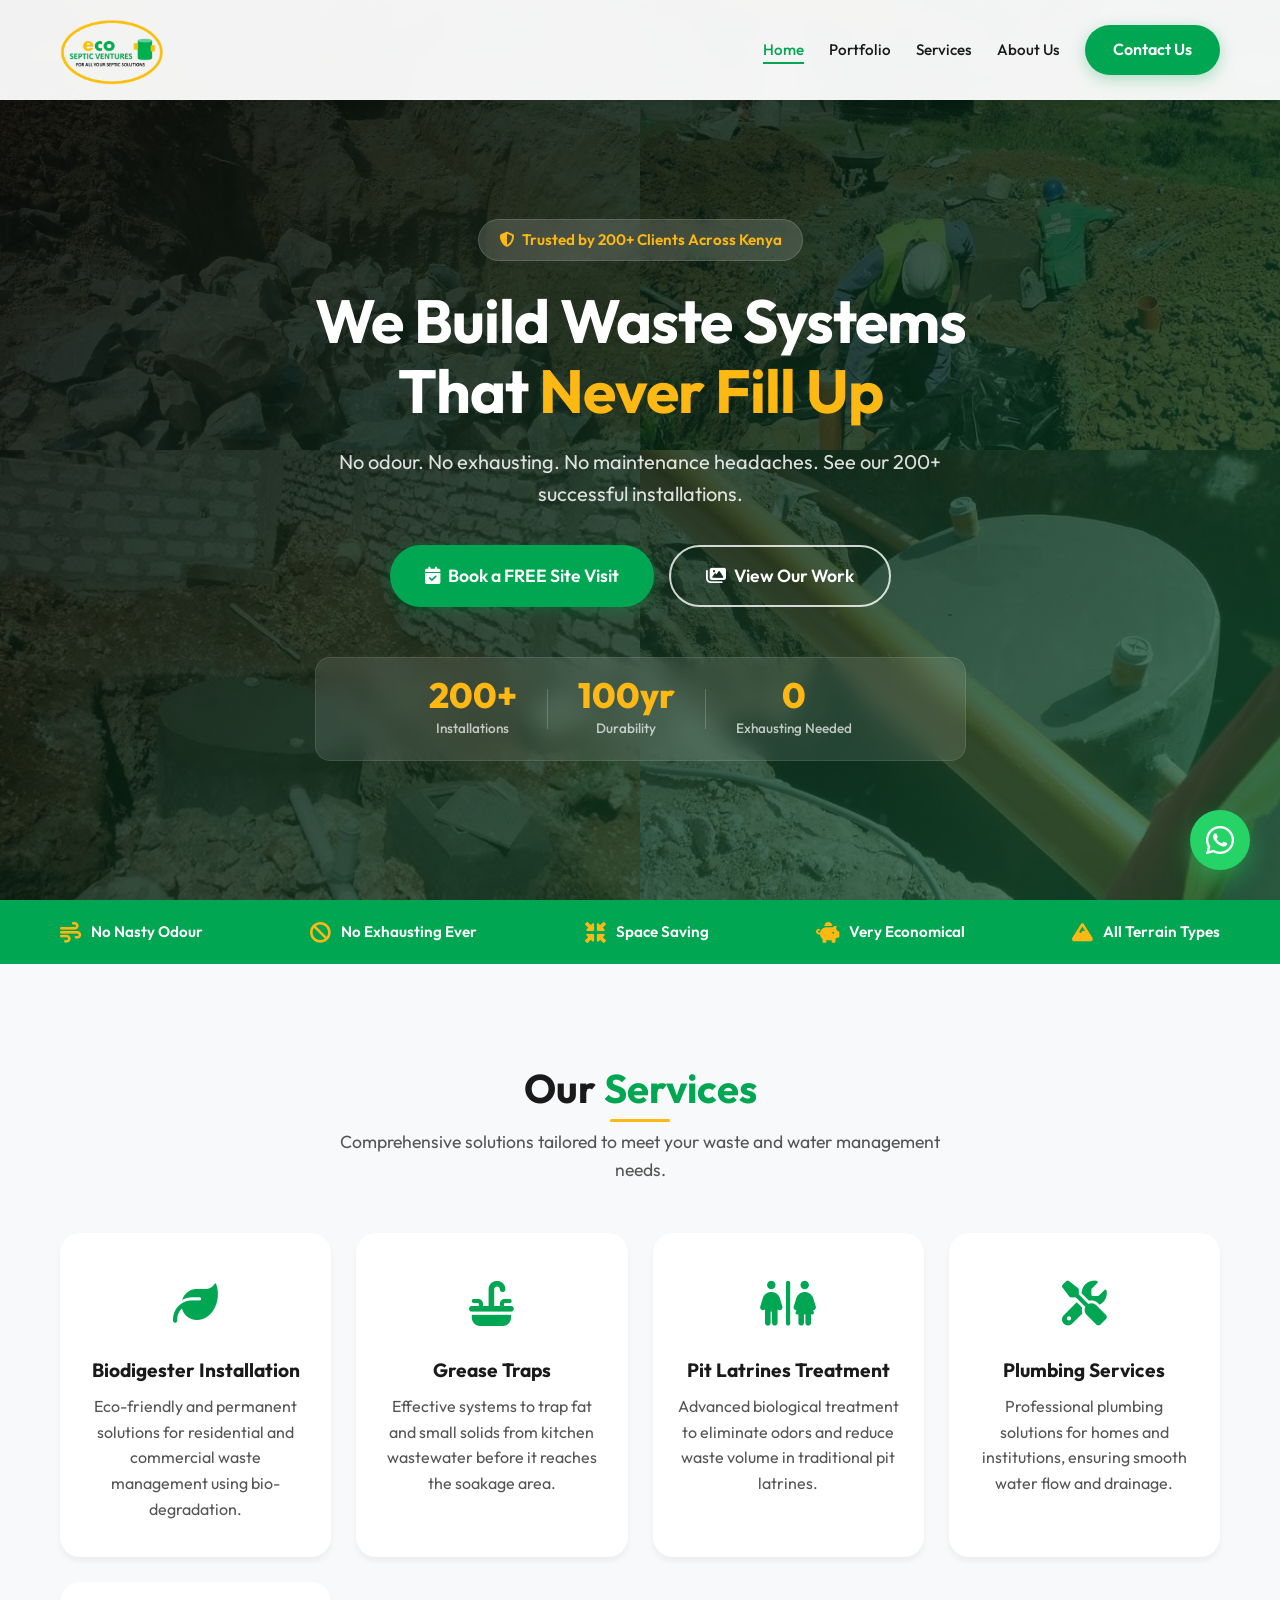
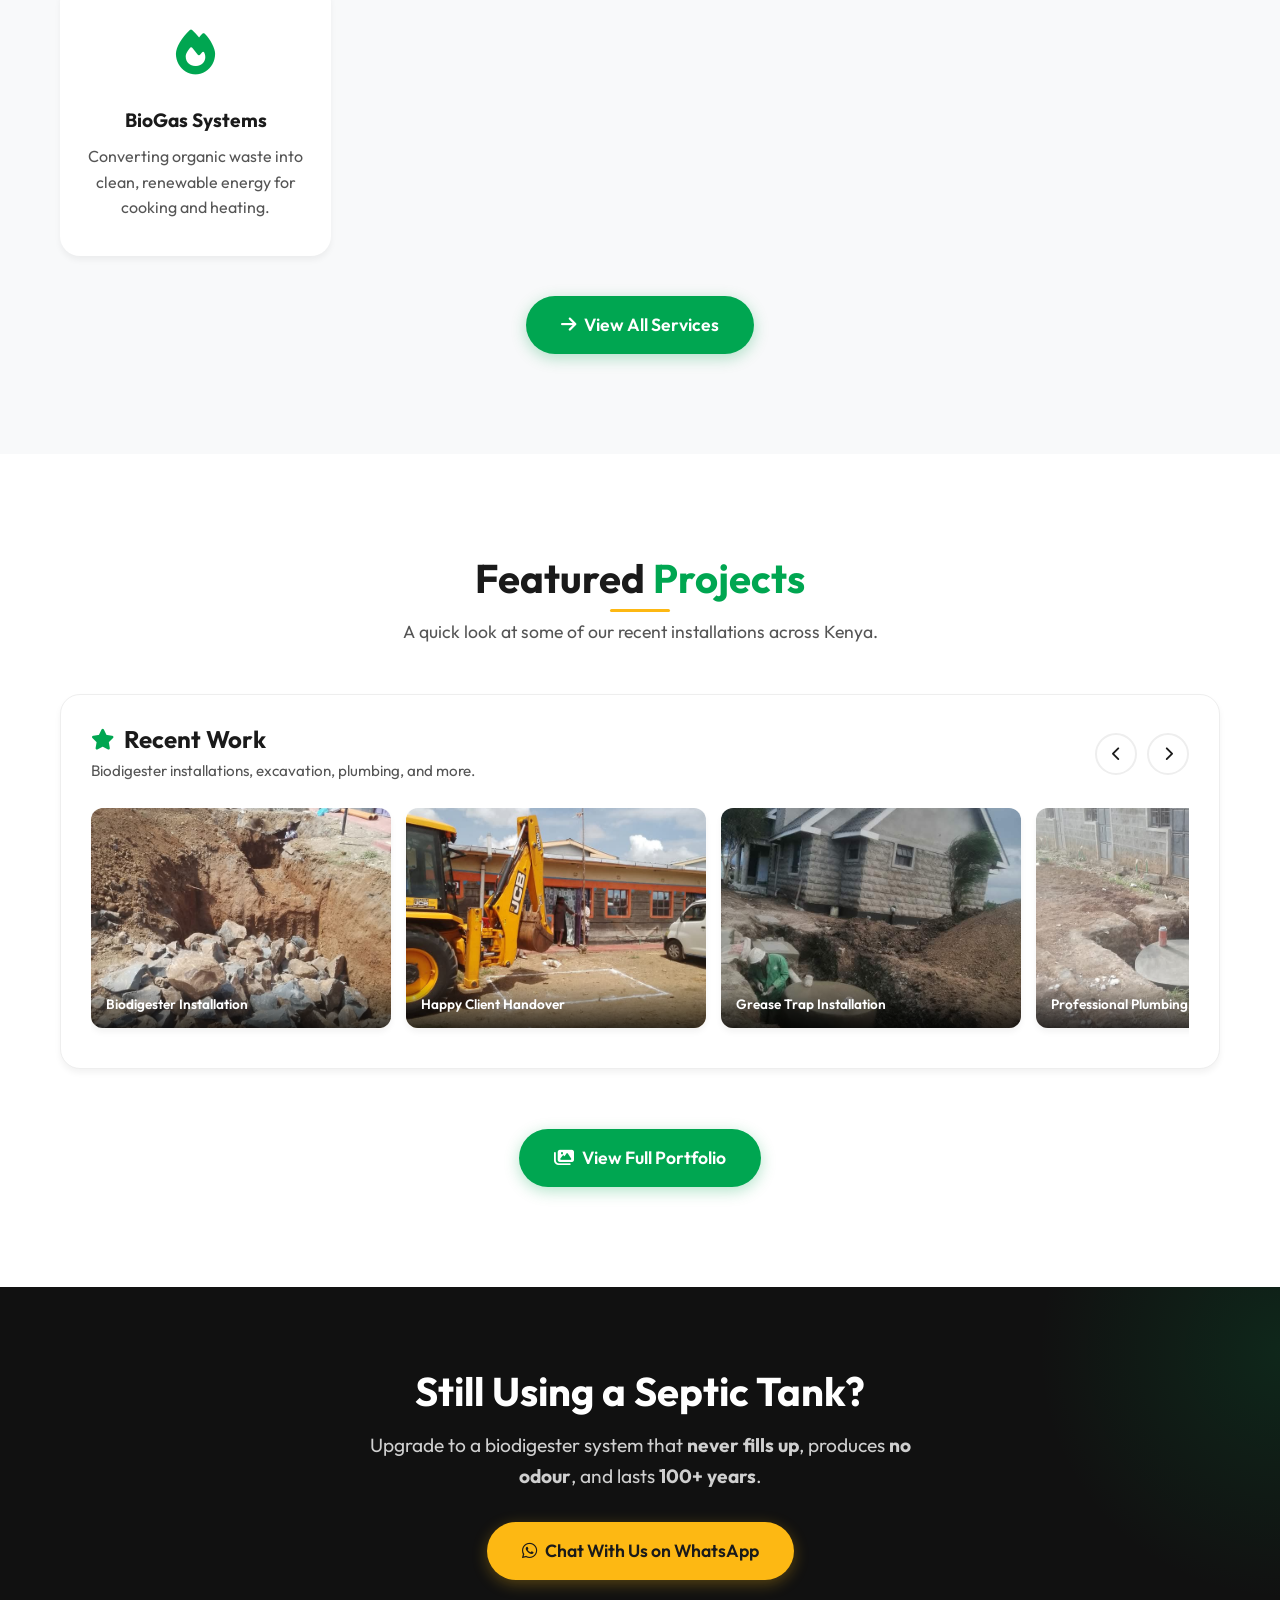
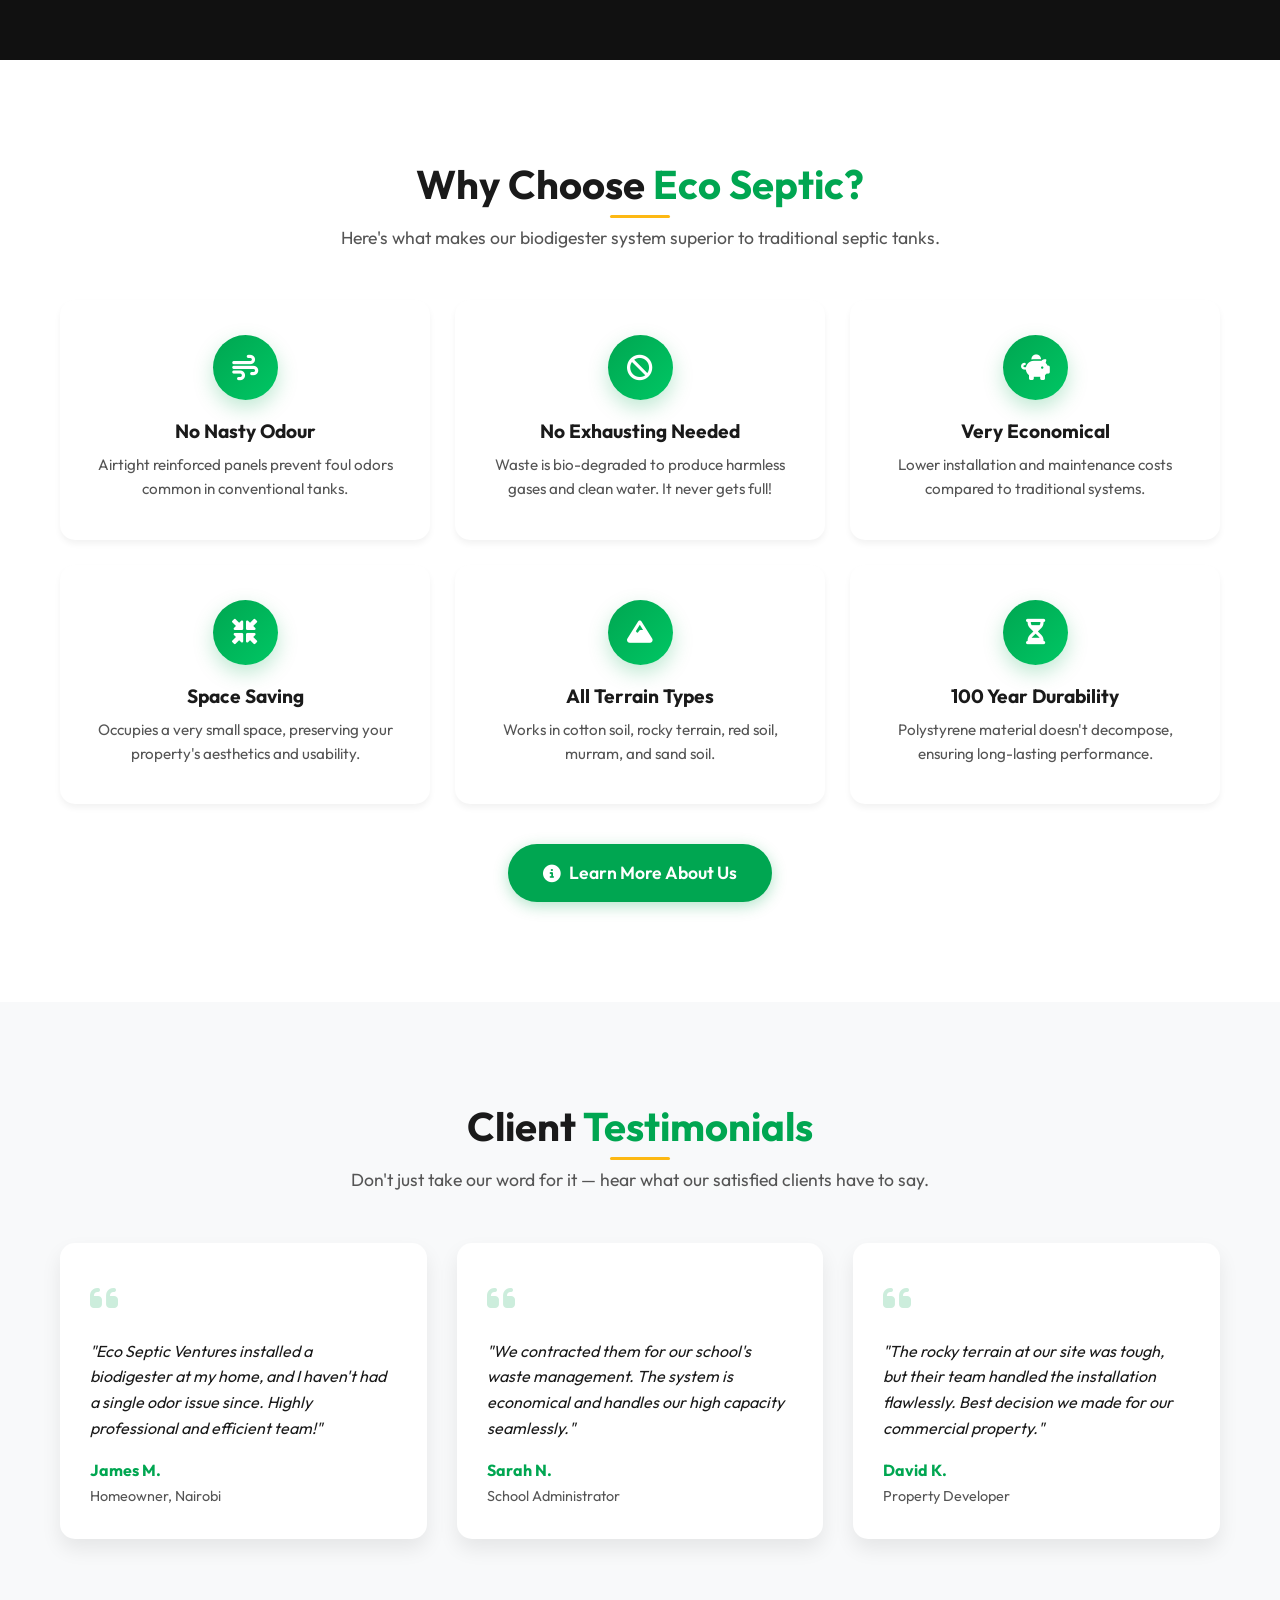
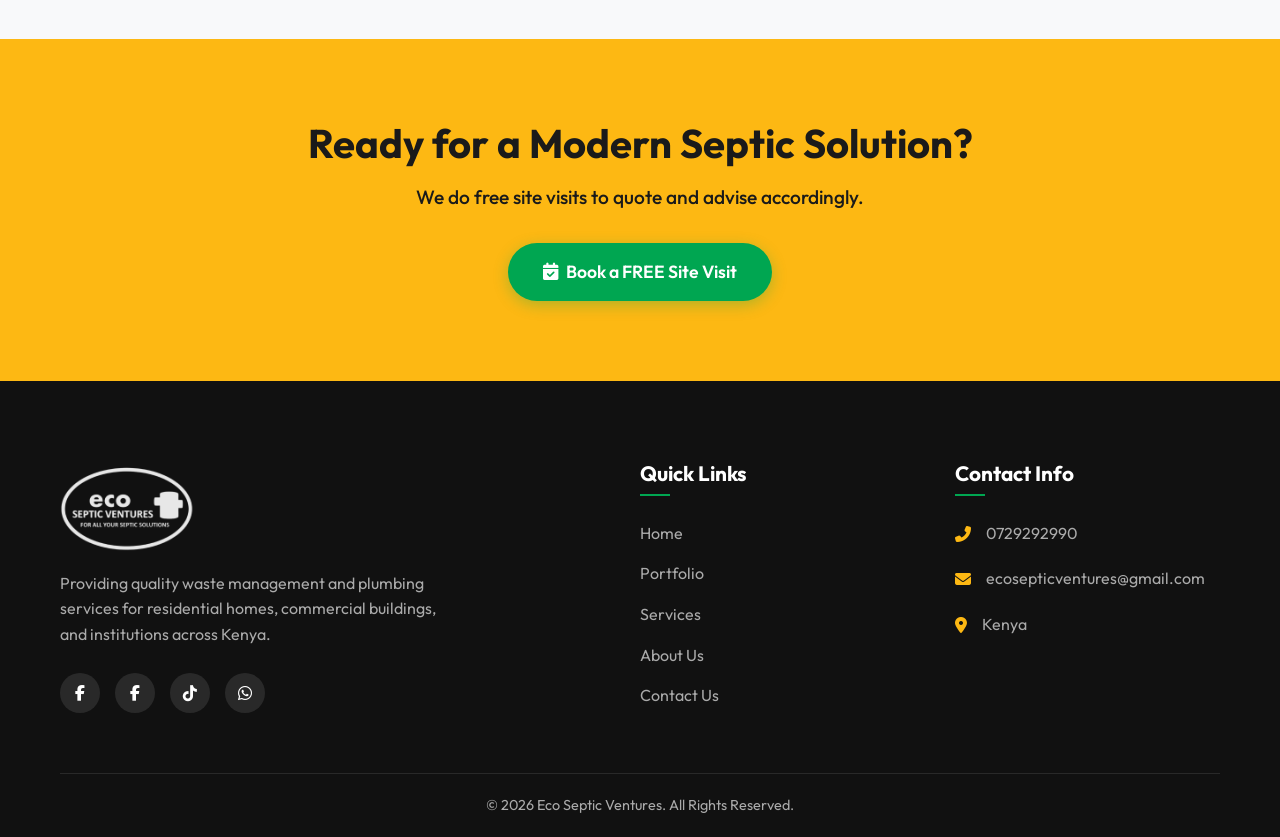
<file: index.html>
<!DOCTYPE html>
<html lang="en">
<head>
    <meta charset="UTF-8">
    <meta name="viewport" content="width=device-width, initial-scale=1.0">
    <title>Eco Septic Ventures | Quality Waste Management Solutions in Kenya</title>
    <meta name="description" content="Eco Septic Ventures provides quality waste management, biodigester installation, grease traps, pit latrine treatment, plumbing and biogas services in Kenya.">
    <link rel="icon" type="image/png" href="favicon/favicon-96x96.png" sizes="96x96" />
    <link rel="icon" type="image/svg+xml" href="favicon/favicon.svg" />
    <link rel="shortcut icon" href="favicon/favicon.ico" />
    <link rel="apple-touch-icon" sizes="180x180" href="favicon/apple-touch-icon.png" />
    <meta name="apple-mobile-web-app-title" content="Eco Septic" />
    <link rel="manifest" href="favicon/site.webmanifest" />
    <link href="https://fonts.googleapis.com/css2?family=Outfit:wght@300;400;500;600;700;800&display=swap" rel="stylesheet">
    <link rel="stylesheet" href="https://cdnjs.cloudflare.com/ajax/libs/font-awesome/6.4.0/css/all.min.css">
    <link rel="stylesheet" href="style.css">

    <!-- Google Analytics Placeholder -->
    <script async src="https://www.googletagmanager.com/gtag/js?id=YOUR_TRACKING_ID"></script>
    <script>
        window.dataLayer = window.dataLayer || [];
        function gtag(){dataLayer.push(arguments);}
        gtag('js', new Date());
        gtag('config', 'YOUR_TRACKING_ID');
    </script>

    <!-- Meta Pixel Placeholder -->
    <script>
        !function(f,b,e,v,n,t,s)
        {if(f.fbq)return;n=f.fbq=function(){n.callMethod?
        n.callMethod.apply(n,arguments):n.queue.push(arguments)};
        if(!f._fbq)f._fbq=n;n.push=n;n.loaded=!0;n.version='2.0';
        n.queue=[];t=b.createElement(e);t.async=!0;
        t.src=v;s=b.getElementsByTagName(e)[0];
        s.parentNode.insertBefore(t,s)}(window, document,'script',
        'https://connect.facebook.net/en_US/fbevents.js');
        fbq('init', 'YOUR_PIXEL_ID');
        fbq('track', 'PageView');
    </script>
    <noscript><img height="1" width="1" style="display:none"
        src="https://www.facebook.com/tr?id=YOUR_PIXEL_ID&ev=PageView&noscript=1"
    /></noscript>
</head>
<body>

    <!-- Navigation -->
    <nav class="navbar" id="navbar">
        <div class="container nav-container">
            <a href="index.html" class="logo">
                <img src="assets/logo.png" alt="Eco Septic Ventures" class="logo-img">
            </a>
            <div class="mobile-menu-btn">
                <i class="fas fa-bars"></i>
            </div>
            <ul class="nav-links">
                <li><a href="index.html" class="active">Home</a></li>
                <li><a href="portfolio.html">Portfolio</a></li>
                <li><a href="services.html">Services</a></li>
                <li><a href="about.html">About Us</a></li>
                <li><a href="contact.html" class="btn btn-primary nav-btn">Contact Us</a></li>
            </ul>
        </div>
    </nav>

    <!-- Hero Section -->
    <header id="home" class="hero portfolio-hero">
        <div class="hero-bg-grid">
            <div class="hero-bg-img"><img src="assets/gallery-12.jpg" alt="Installation"></div>
            <div class="hero-bg-img"><img src="assets/gallery-9.jpg" alt="Installation"></div>
            <div class="hero-bg-img"><img src="assets/gallery-5.jpg" alt="Installation"></div>
            <div class="hero-bg-img"><img src="assets/gallery-14.jpg" alt="Installation"></div>
        </div>
        <div class="hero-overlay"></div>
        <div class="container hero-content">
            <div class="hero-badge fade-in-up">
                <i class="fas fa-shield-alt"></i> Trusted by 200+ Clients Across Kenya
            </div>
            <h1 class="fade-in-up delay-1">We Build Waste Systems<br>That <span class="text-highlight">Never Fill Up</span></h1>
            <p class="fade-in-up delay-2">No odour. No exhausting. No maintenance headaches. See our 200+ successful installations.</p>
            <div class="hero-buttons fade-in-up delay-3">
                <a href="contact.html" class="btn btn-primary btn-lg"><i class="fas fa-calendar-check"></i> Book a FREE Site Visit</a>
                <a href="portfolio.html" class="btn btn-outline-white btn-lg"><i class="fas fa-images"></i> View Our Work</a>
            </div>
            <div class="hero-stats fade-in-up delay-4">
                <div class="stat-item">
                    <span class="stat-number">200+</span>
                    <span class="stat-label">Installations</span>
                </div>
                <div class="stat-divider"></div>
                <div class="stat-item">
                    <span class="stat-number">100yr</span>
                    <span class="stat-label">Durability</span>
                </div>
                <div class="stat-divider"></div>
                <div class="stat-item">
                    <span class="stat-number">0</span>
                    <span class="stat-label">Exhausting Needed</span>
                </div>
            </div>
        </div>
    </header>

    <!-- Quick Benefits Bar -->
    <section class="benefits-bar">
        <div class="container">
            <div class="benefits-grid">
                <div class="benefit-item">
                    <i class="fas fa-wind"></i>
                    <span>No Nasty Odour</span>
                </div>
                <div class="benefit-item">
                    <i class="fas fa-ban"></i>
                    <span>No Exhausting Ever</span>
                </div>
                <div class="benefit-item">
                    <i class="fas fa-compress-arrows-alt"></i>
                    <span>Space Saving</span>
                </div>
                <div class="benefit-item">
                    <i class="fas fa-piggy-bank"></i>
                    <span>Very Economical</span>
                </div>
                <div class="benefit-item">
                    <i class="fas fa-mountain"></i>
                    <span>All Terrain Types</span>
                </div>
            </div>
        </div>
    </section>

    <!-- Services Overview -->
    <section class="section bg-light">
        <div class="container">
            <div class="section-header text-center">
                <h2 class="section-title">Our <span>Services</span></h2>
                <p>Comprehensive solutions tailored to meet your waste and water management needs.</p>
            </div>

            <div class="services-grid">
                <div class="service-card scale-in">
                    <div class="service-icon"><i class="fas fa-leaf"></i></div>
                    <h3>Biodigester Installation</h3>
                    <p>Eco-friendly and permanent solutions for residential and commercial waste management using bio-degradation.</p>
                </div>

                <div class="service-card scale-in delay-1">
                    <div class="service-icon"><i class="fas fa-sink"></i></div>
                    <h3>Grease Traps</h3>
                    <p>Effective systems to trap fat and small solids from kitchen wastewater before it reaches the soakage area.</p>
                </div>

                <div class="service-card scale-in delay-2">
                    <div class="service-icon"><i class="fas fa-restroom"></i></div>
                    <h3>Pit Latrines Treatment</h3>
                    <p>Advanced biological treatment to eliminate odors and reduce waste volume in traditional pit latrines.</p>
                </div>

                <div class="service-card scale-in delay-3">
                    <div class="service-icon"><i class="fas fa-tools"></i></div>
                    <h3>Plumbing Services</h3>
                    <p>Professional plumbing solutions for homes and institutions, ensuring smooth water flow and drainage.</p>
                </div>

                <div class="service-card scale-in delay-4">
                    <div class="service-icon"><i class="fas fa-fire"></i></div>
                    <h3>BioGas Systems</h3>
                    <p>Converting organic waste into clean, renewable energy for cooking and heating.</p>
                </div>
            </div>

            <div class="text-center" style="margin-top: 40px;">
                <a href="services.html" class="btn btn-primary btn-lg"><i class="fas fa-arrow-right"></i> View All Services</a>
            </div>
        </div>
    </section>

    <!-- Featured Projects Preview -->
    <section class="section">
        <div class="container">
            <div class="section-header text-center">
                <h2 class="section-title">Featured <span>Projects</span></h2>
                <p>A quick look at some of our recent installations across Kenya.</p>
            </div>

            <div class="project-section fade-in-up">
                <div class="project-header">
                    <div>
                        <h3><i class="fas fa-star"></i> Recent Work</h3>
                        <p>Biodigester installations, excavation, plumbing, and more.</p>
                    </div>
                    <div class="slider-nav">
                        <button class="slider-btn prev-btn" aria-label="Previous"><i class="fas fa-chevron-left"></i></button>
                        <button class="slider-btn next-btn" aria-label="Next"><i class="fas fa-chevron-right"></i></button>
                    </div>
                </div>
                <div class="slider-track">
                    <div class="slide"><img src="assets/gallery-12.jpg" alt="Biodigester Installation" loading="lazy"><div class="slide-caption">Biodigester Installation</div></div>
                    <div class="slide"><img src="assets/gallery-2.jpg" alt="Completed Project" loading="lazy"><div class="slide-caption">Happy Client Handover</div></div>
                    <div class="slide"><img src="assets/gallery-11.jpg" alt="Grease Trap" loading="lazy"><div class="slide-caption">Grease Trap Installation</div></div>
                    <div class="slide"><img src="assets/gallery-16.jpg" alt="Plumbing" loading="lazy"><div class="slide-caption">Professional Plumbing</div></div>
                    <div class="slide"><img src="assets/gallery-14.jpg" alt="Excavation" loading="lazy"><div class="slide-caption">Site Excavation</div></div>
                    <div class="slide"><img src="assets/gallery-25.jpg" alt="Rural Installation" loading="lazy"><div class="slide-caption">Rural Area Project</div></div>
                    <div class="slide"><img src="assets/gallery-27.jpg" alt="Completed System" loading="lazy"><div class="slide-caption">System Ready for Use</div></div>
                </div>
            </div>

            <div class="text-center" style="margin-top: 30px;">
                <a href="portfolio.html" class="btn btn-primary btn-lg"><i class="fas fa-images"></i> View Full Portfolio</a>
            </div>
        </div>
    </section>

    <!-- Mid-Page CTA Banner -->
    <section class="cta-banner parallax">
        <div class="container text-center">
            <h2>Still Using a Septic Tank?</h2>
            <p>Upgrade to a biodigester system that <strong>never fills up</strong>, produces <strong>no odour</strong>, and lasts <strong>100+ years</strong>.</p>
            <a href="https://wa.me/254729292990?text=Hi%20Eco%20Septic%2C%20I%20saw%20your%20website%20and%20I'm%20interested%20in%20a%20biodigester%20installation." class="btn btn-secondary btn-lg" target="_blank"><i class="fab fa-whatsapp"></i> Chat With Us on WhatsApp</a>
        </div>
    </section>

    <!-- Why Choose Us Preview -->
    <section class="section">
        <div class="container">
            <div class="section-header text-center">
                <h2 class="section-title">Why Choose <span>Eco Septic?</span></h2>
                <p>Here's what makes our biodigester system superior to traditional septic tanks.</p>
            </div>

            <div class="why-us-grid">
                <div class="why-card scale-in">
                    <div class="why-icon"><i class="fas fa-wind"></i></div>
                    <h3>No Nasty Odour</h3>
                    <p>Airtight reinforced panels prevent foul odors common in conventional tanks.</p>
                </div>
                <div class="why-card scale-in delay-1">
                    <div class="why-icon"><i class="fas fa-ban"></i></div>
                    <h3>No Exhausting Needed</h3>
                    <p>Waste is bio-degraded to produce harmless gases and clean water. It never gets full!</p>
                </div>
                <div class="why-card scale-in delay-2">
                    <div class="why-icon"><i class="fas fa-piggy-bank"></i></div>
                    <h3>Very Economical</h3>
                    <p>Lower installation and maintenance costs compared to traditional systems.</p>
                </div>
                <div class="why-card scale-in delay-3">
                    <div class="why-icon"><i class="fas fa-compress-arrows-alt"></i></div>
                    <h3>Space Saving</h3>
                    <p>Occupies a very small space, preserving your property's aesthetics and usability.</p>
                </div>
                <div class="why-card scale-in delay-4">
                    <div class="why-icon"><i class="fas fa-mountain"></i></div>
                    <h3>All Terrain Types</h3>
                    <p>Works in cotton soil, rocky terrain, red soil, murram, and sand soil.</p>
                </div>
                <div class="why-card scale-in">
                    <div class="why-icon"><i class="fas fa-hourglass-half"></i></div>
                    <h3>100 Year Durability</h3>
                    <p>Polystyrene material doesn't decompose, ensuring long-lasting performance.</p>
                </div>
            </div>

            <div class="text-center" style="margin-top: 40px;">
                <a href="about.html" class="btn btn-primary btn-lg"><i class="fas fa-info-circle"></i> Learn More About Us</a>
            </div>
        </div>
    </section>

    <!-- Testimonials -->
    <section class="section bg-light">
        <div class="container">
            <div class="section-header text-center">
                <h2 class="section-title">Client <span>Testimonials</span></h2>
                <p>Don't just take our word for it — hear what our satisfied clients have to say.</p>
            </div>

            <div class="testimonials-grid">
                <div class="testimonial-card scale-in">
                    <div class="quote-mark"><i class="fas fa-quote-left"></i></div>
                    <p class="testimonial-text">"Eco Septic Ventures installed a biodigester at my home, and I haven't had a single odor issue since. Highly professional and efficient team!"</p>
                    <div class="client-info">
                        <h4>James M.</h4>
                        <span>Homeowner, Nairobi</span>
                    </div>
                </div>

                <div class="testimonial-card scale-in delay-1">
                    <div class="quote-mark"><i class="fas fa-quote-left"></i></div>
                    <p class="testimonial-text">"We contracted them for our school's waste management. The system is economical and handles our high capacity seamlessly."</p>
                    <div class="client-info">
                        <h4>Sarah N.</h4>
                        <span>School Administrator</span>
                    </div>
                </div>

                <div class="testimonial-card scale-in delay-2">
                    <div class="quote-mark"><i class="fas fa-quote-left"></i></div>
                    <p class="testimonial-text">"The rocky terrain at our site was tough, but their team handled the installation flawlessly. Best decision we made for our commercial property."</p>
                    <div class="client-info">
                        <h4>David K.</h4>
                        <span>Property Developer</span>
                    </div>
                </div>
            </div>
        </div>
    </section>

    <!-- Final CTA Section -->
    <section class="cta-section text-center">
        <div class="container">
            <h2>Ready for a Modern Septic Solution?</h2>
            <p>We do free site visits to quote and advise accordingly.</p>
            <a href="contact.html" class="btn btn-primary btn-lg"><i class="fas fa-calendar-check"></i> Book a FREE Site Visit</a>
        </div>
    </section>

    <!-- Footer -->
    <footer id="footer" class="footer">
        <div class="container">
            <div class="footer-grid">
                <div class="footer-brand">
                    <a href="index.html" class="logo footer-logo">
                        <img src="assets/logo.png" alt="Eco Septic Ventures" class="footer-logo-img">
                    </a>
                    <p class="footer-desc">Providing quality waste management and plumbing services for residential homes, commercial buildings, and institutions across Kenya.</p>
                    <div class="social-links">
                        <a href="https://www.facebook.com/forallyourSepticSolutions" target="_blank" rel="noopener noreferrer" title="Eco Septic Solutions Facebook"><i class="fab fa-facebook-f"></i></a>
                        <a href="https://www.facebook.com/wildcampingadventures" target="_blank" rel="noopener noreferrer" title="Wild Camping Adventures Facebook"><i class="fab fa-facebook-f"></i></a>
                        <a href="https://www.tiktok.com/@ecobiodigesters" target="_blank" rel="noopener noreferrer" title="TikTok"><i class="fab fa-tiktok"></i></a>
                        <a href="https://wa.me/254729292990" target="_blank" rel="noopener noreferrer" title="WhatsApp"><i class="fab fa-whatsapp"></i></a>
                    </div>
                </div>

                <div class="footer-links">
                    <h3>Quick Links</h3>
                    <ul>
                        <li><a href="index.html">Home</a></li>
                        <li><a href="portfolio.html">Portfolio</a></li>
                        <li><a href="services.html">Services</a></li>
                        <li><a href="about.html">About Us</a></li>
                        <li><a href="contact.html">Contact Us</a></li>
                    </ul>
                </div>

                <div class="footer-contact">
                    <h3>Contact Info</h3>
                    <ul>
                        <li>
                            <i class="fas fa-phone-alt"></i>
                            <span><a href="tel:0729292990">0729292990</a></span>
                        </li>
                        <li>
                            <i class="fas fa-envelope"></i>
                            <span><a href="mailto:ecosepticventures@gmail.com">ecosepticventures@gmail.com</a></span>
                        </li>
                        <li>
                            <i class="fas fa-map-marker-alt"></i>
                            <span>Kenya</span>
                        </li>
                    </ul>
                </div>
            </div>

            <div class="footer-bottom">
                <p>&copy; <span id="year"></span> Eco Septic Ventures. All Rights Reserved.</p>
            </div>
        </div>
    </footer>

    <a href="https://wa.me/254729292990" class="whatsapp-float" target="_blank" rel="noopener noreferrer">
        <i class="fab fa-whatsapp"></i>
    </a>

    <script src="script.js"></script>
</body>
</html>
</file>
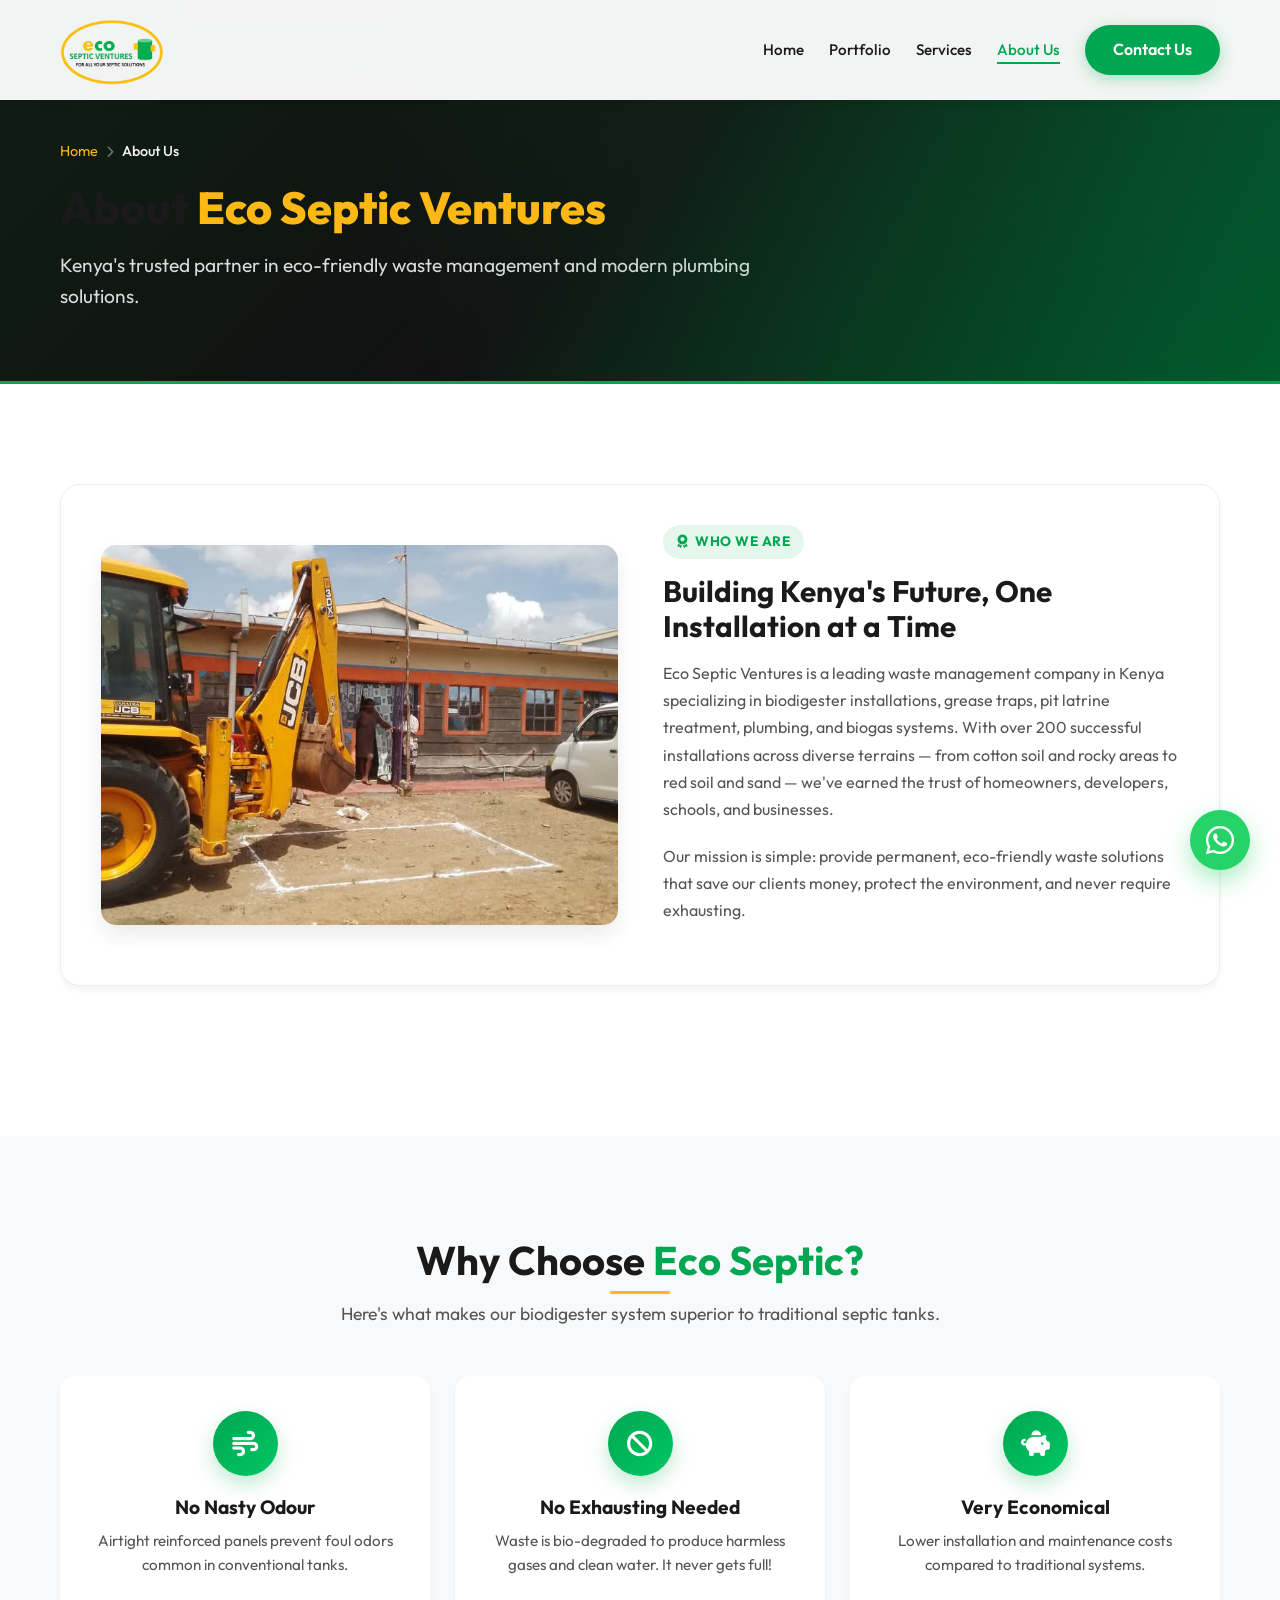
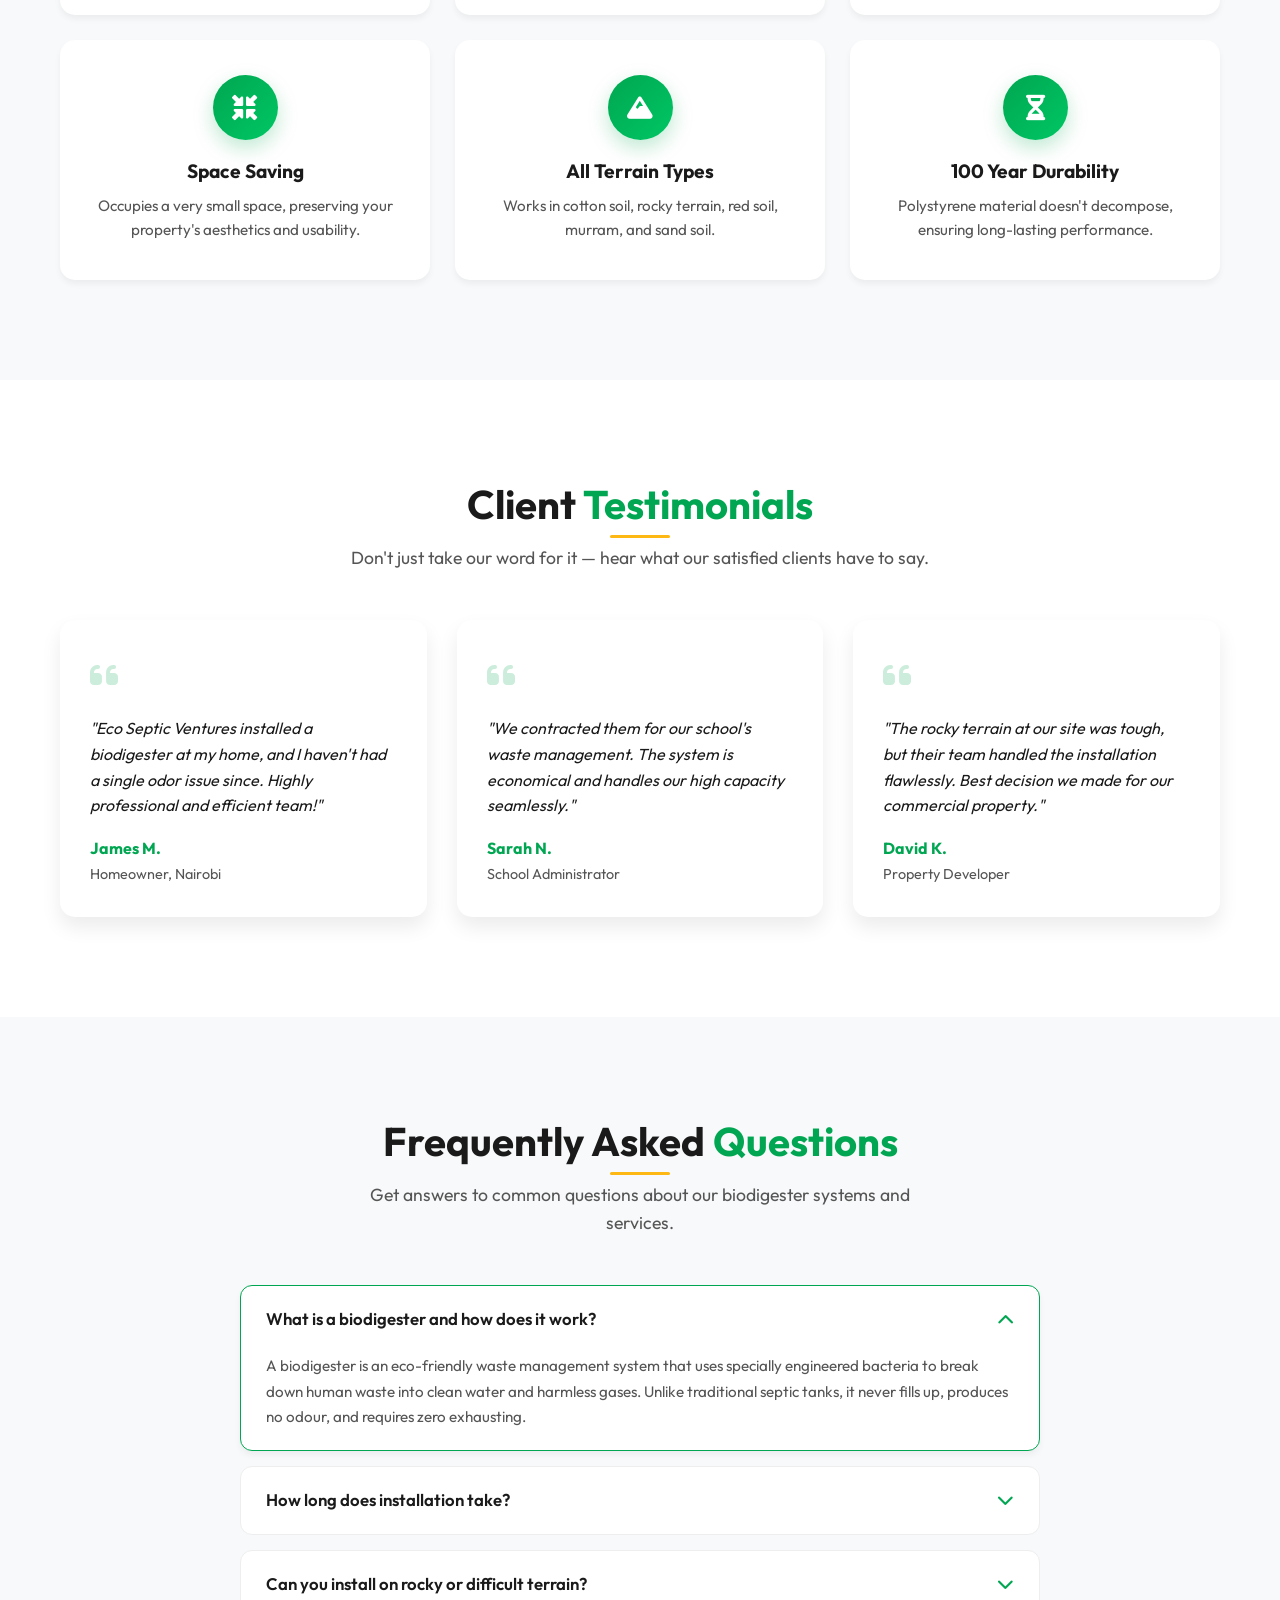
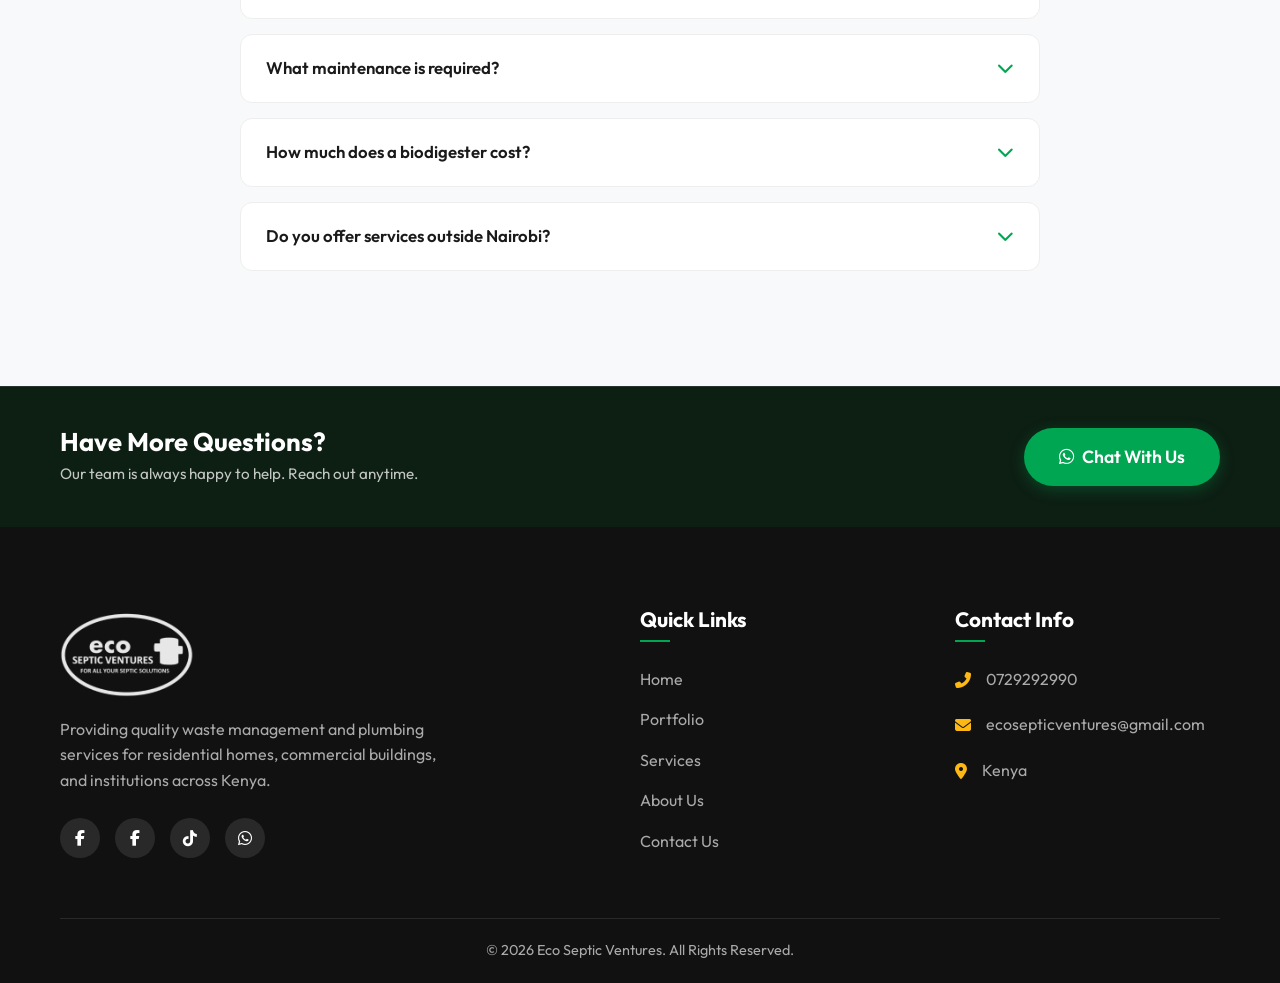
<file: about.html>
<!DOCTYPE html>
<html lang="en">
<head>
    <meta charset="UTF-8">
    <meta name="viewport" content="width=device-width, initial-scale=1.0">
    <title>About Us | Eco Septic Ventures</title>
    <meta name="description" content="Learn about Eco Septic Ventures — Kenya's trusted biodigester and waste management company with 200+ installations and counting.">
    <link rel="icon" type="image/png" href="favicon/favicon-96x96.png" sizes="96x96" />
    <link rel="icon" type="image/svg+xml" href="favicon/favicon.svg" />
    <link rel="shortcut icon" href="favicon/favicon.ico" />
    <link rel="apple-touch-icon" sizes="180x180" href="favicon/apple-touch-icon.png" />
    <meta name="apple-mobile-web-app-title" content="Eco Septic" />
    <link rel="manifest" href="favicon/site.webmanifest" />
    <link href="https://fonts.googleapis.com/css2?family=Outfit:wght@300;400;500;600;700;800&display=swap" rel="stylesheet">
    <link rel="stylesheet" href="https://cdnjs.cloudflare.com/ajax/libs/font-awesome/6.4.0/css/all.min.css">
    <link rel="stylesheet" href="style.css">
</head>
<body>

    <!-- Navigation -->
    <nav class="navbar" id="navbar">
        <div class="container nav-container">
            <a href="index.html" class="logo">
                <img src="assets/logo.png" alt="Eco Septic Ventures" class="logo-img">
            </a>
            <div class="mobile-menu-btn">
                <i class="fas fa-bars"></i>
            </div>
            <ul class="nav-links">
                <li><a href="index.html">Home</a></li>
                <li><a href="portfolio.html">Portfolio</a></li>
                <li><a href="services.html">Services</a></li>
                <li><a href="about.html" class="active">About Us</a></li>
                <li><a href="contact.html" class="btn btn-primary nav-btn">Contact Us</a></li>
            </ul>
        </div>
    </nav>

    <!-- Page Header -->
    <section class="page-header">
        <div class="container">
            <div class="breadcrumbs">
                <a href="index.html">Home</a>
                <i class="fas fa-chevron-right"></i>
                <span>About Us</span>
            </div>
            <h1>About <span class="text-highlight">Eco Septic Ventures</span></h1>
            <p>Kenya's trusted partner in eco-friendly waste management and modern plumbing solutions.</p>
        </div>
    </section>

    <!-- About Content -->
    <section class="section">
        <div class="container">
            <div class="service-detail-card fade-in-up">
                <div class="service-detail-media">
                    <img src="assets/gallery-2.jpg" alt="Our Team at Work" loading="lazy">
                </div>
                <div class="service-detail-content">
                    <div class="service-badge"><i class="fas fa-award"></i> Who We Are</div>
                    <h3>Building Kenya's Future, One Installation at a Time</h3>
                    <p>Eco Septic Ventures is a leading waste management company in Kenya specializing in biodigester installations, grease traps, pit latrine treatment, plumbing, and biogas systems. With over 200 successful installations across diverse terrains — from cotton soil and rocky areas to red soil and sand — we've earned the trust of homeowners, developers, schools, and businesses.</p>
                    <p>Our mission is simple: provide permanent, eco-friendly waste solutions that save our clients money, protect the environment, and never require exhausting.</p>
                </div>
            </div>
        </div>
    </section>

    <!-- Why Choose Us -->
    <section class="section bg-light">
        <div class="container">
            <div class="section-header text-center">
                <h2 class="section-title">Why Choose <span>Eco Septic?</span></h2>
                <p>Here's what makes our biodigester system superior to traditional septic tanks.</p>
            </div>

            <div class="why-us-grid">
                <div class="why-card scale-in">
                    <div class="why-icon"><i class="fas fa-wind"></i></div>
                    <h3>No Nasty Odour</h3>
                    <p>Airtight reinforced panels prevent foul odors common in conventional tanks.</p>
                </div>
                <div class="why-card scale-in delay-1">
                    <div class="why-icon"><i class="fas fa-ban"></i></div>
                    <h3>No Exhausting Needed</h3>
                    <p>Waste is bio-degraded to produce harmless gases and clean water. It never gets full!</p>
                </div>
                <div class="why-card scale-in delay-2">
                    <div class="why-icon"><i class="fas fa-piggy-bank"></i></div>
                    <h3>Very Economical</h3>
                    <p>Lower installation and maintenance costs compared to traditional systems.</p>
                </div>
                <div class="why-card scale-in delay-3">
                    <div class="why-icon"><i class="fas fa-compress-arrows-alt"></i></div>
                    <h3>Space Saving</h3>
                    <p>Occupies a very small space, preserving your property's aesthetics and usability.</p>
                </div>
                <div class="why-card scale-in delay-4">
                    <div class="why-icon"><i class="fas fa-mountain"></i></div>
                    <h3>All Terrain Types</h3>
                    <p>Works in cotton soil, rocky terrain, red soil, murram, and sand soil.</p>
                </div>
                <div class="why-card scale-in">
                    <div class="why-icon"><i class="fas fa-hourglass-half"></i></div>
                    <h3>100 Year Durability</h3>
                    <p>Polystyrene material doesn't decompose, ensuring long-lasting performance.</p>
                </div>
            </div>
        </div>
    </section>

    <!-- Testimonials -->
    <section class="section">
        <div class="container">
            <div class="section-header text-center">
                <h2 class="section-title">Client <span>Testimonials</span></h2>
                <p>Don't just take our word for it — hear what our satisfied clients have to say.</p>
            </div>

            <div class="testimonials-grid">
                <div class="testimonial-card scale-in">
                    <div class="quote-mark"><i class="fas fa-quote-left"></i></div>
                    <p class="testimonial-text">"Eco Septic Ventures installed a biodigester at my home, and I haven't had a single odor issue since. Highly professional and efficient team!"</p>
                    <div class="client-info">
                        <h4>James M.</h4>
                        <span>Homeowner, Nairobi</span>
                    </div>
                </div>

                <div class="testimonial-card scale-in delay-1">
                    <div class="quote-mark"><i class="fas fa-quote-left"></i></div>
                    <p class="testimonial-text">"We contracted them for our school's waste management. The system is economical and handles our high capacity seamlessly."</p>
                    <div class="client-info">
                        <h4>Sarah N.</h4>
                        <span>School Administrator</span>
                    </div>
                </div>

                <div class="testimonial-card scale-in delay-2">
                    <div class="quote-mark"><i class="fas fa-quote-left"></i></div>
                    <p class="testimonial-text">"The rocky terrain at our site was tough, but their team handled the installation flawlessly. Best decision we made for our commercial property."</p>
                    <div class="client-info">
                        <h4>David K.</h4>
                        <span>Property Developer</span>
                    </div>
                </div>
            </div>
        </div>
    </section>

    <!-- FAQ Section -->
    <section class="section bg-light">
        <div class="container">
            <div class="section-header text-center">
                <h2 class="section-title">Frequently Asked <span>Questions</span></h2>
                <p>Get answers to common questions about our biodigester systems and services.</p>
            </div>

            <div class="faq-container">
                <div class="faq-item active">
                    <div class="faq-question">
                        <span>What is a biodigester and how does it work?</span>
                        <i class="fas fa-chevron-down faq-icon"></i>
                    </div>
                    <div class="faq-answer">
                        <p>A biodigester is an eco-friendly waste management system that uses specially engineered bacteria to break down human waste into clean water and harmless gases. Unlike traditional septic tanks, it never fills up, produces no odour, and requires zero exhausting.</p>
                    </div>
                </div>

                <div class="faq-item">
                    <div class="faq-question">
                        <span>How long does installation take?</span>
                        <i class="fas fa-chevron-down faq-icon"></i>
                    </div>
                    <div class="faq-answer">
                        <p>A typical biodigester installation takes 1-3 days depending on the terrain and property size. Our team handles everything from excavation to final connections and testing.</p>
                    </div>
                </div>

                <div class="faq-item">
                    <div class="faq-question">
                        <span>Can you install on rocky or difficult terrain?</span>
                        <i class="fas fa-chevron-down faq-icon"></i>
                    </div>
                    <div class="faq-answer">
                        <p>Absolutely! We specialize in installations across all terrain types — cotton soil, rocky ground, red soil, murram, and sand. Our experienced team has the equipment and expertise to handle any site condition.</p>
                    </div>
                </div>

                <div class="faq-item">
                    <div class="faq-question">
                        <span>What maintenance is required?</span>
                        <i class="fas fa-chevron-down faq-icon"></i>
                    </div>
                    <div class="faq-answer">
                        <p>Biodigesters are virtually maintenance-free. The biological process is self-sustaining. You don't need to add chemicals, pump it out, or perform regular servicing. Just use it normally and it takes care of itself.</p>
                    </div>
                </div>

                <div class="faq-item">
                    <div class="faq-question">
                        <span>How much does a biodigester cost?</span>
                        <i class="fas fa-chevron-down faq-icon"></i>
                    </div>
                    <div class="faq-answer">
                        <p>The cost depends on the property size, number of users, terrain type, and system configuration. We offer a free site visit where we assess your needs and provide a transparent, no-obligation quote. Contact us to schedule your free visit!</p>
                    </div>
                </div>

                <div class="faq-item">
                    <div class="faq-question">
                        <span>Do you offer services outside Nairobi?</span>
                        <i class="fas fa-chevron-down faq-icon"></i>
                    </div>
                    <div class="faq-answer">
                        <p>Yes! We serve clients across all of Kenya. Whether you're in Nairobi, Mombasa, Kisumu, Nakuru, or rural areas — our team will come to you for the free site visit and installation.</p>
                    </div>
                </div>
            </div>
        </div>
    </section>

    <!-- CTA -->
    <section class="mini-cta-bar">
        <div class="container">
            <div class="mini-cta-content">
                <div>
                    <h3>Have More Questions?</h3>
                    <p>Our team is always happy to help. Reach out anytime.</p>
                </div>
                <a href="contact.html" class="btn btn-primary btn-lg"><i class="fab fa-whatsapp"></i> Chat With Us</a>
            </div>
        </div>
    </section>

    <!-- Footer -->
    <footer id="footer" class="footer">
        <div class="container">
            <div class="footer-grid">
                <div class="footer-brand">
                    <a href="index.html" class="logo footer-logo">
                        <img src="assets/logo.png" alt="Eco Septic Ventures" class="footer-logo-img">
                    </a>
                    <p class="footer-desc">Providing quality waste management and plumbing services for residential homes, commercial buildings, and institutions across Kenya.</p>
                    <div class="social-links">
                        <a href="https://www.facebook.com/forallyourSepticSolutions" target="_blank" rel="noopener noreferrer" title="Eco Septic Solutions Facebook"><i class="fab fa-facebook-f"></i></a>
                        <a href="https://www.facebook.com/wildcampingadventures" target="_blank" rel="noopener noreferrer" title="Wild Camping Adventures Facebook"><i class="fab fa-facebook-f"></i></a>
                        <a href="https://www.tiktok.com/@ecobiodigesters" target="_blank" rel="noopener noreferrer" title="TikTok"><i class="fab fa-tiktok"></i></a>
                        <a href="https://wa.me/254729292990" target="_blank" rel="noopener noreferrer" title="WhatsApp"><i class="fab fa-whatsapp"></i></a>
                    </div>
                </div>

                <div class="footer-links">
                    <h3>Quick Links</h3>
                    <ul>
                        <li><a href="index.html">Home</a></li>
                        <li><a href="portfolio.html">Portfolio</a></li>
                        <li><a href="services.html">Services</a></li>
                        <li><a href="about.html">About Us</a></li>
                        <li><a href="contact.html">Contact Us</a></li>
                    </ul>
                </div>

                <div class="footer-contact">
                    <h3>Contact Info</h3>
                    <ul>
                        <li>
                            <i class="fas fa-phone-alt"></i>
                            <span><a href="tel:0729292990">0729292990</a></span>
                        </li>
                        <li>
                            <i class="fas fa-envelope"></i>
                            <span><a href="mailto:ecosepticventures@gmail.com">ecosepticventures@gmail.com</a></span>
                        </li>
                        <li>
                            <i class="fas fa-map-marker-alt"></i>
                            <span>Kenya</span>
                        </li>
                    </ul>
                </div>
            </div>

            <div class="footer-bottom">
                <p>&copy; <span id="year"></span> Eco Septic Ventures. All Rights Reserved.</p>
            </div>
        </div>
    </footer>

    <a href="https://wa.me/254729292990" class="whatsapp-float" target="_blank" rel="noopener noreferrer">
        <i class="fab fa-whatsapp"></i>
    </a>

    <script src="script.js"></script>
</body>
</html>
</file>
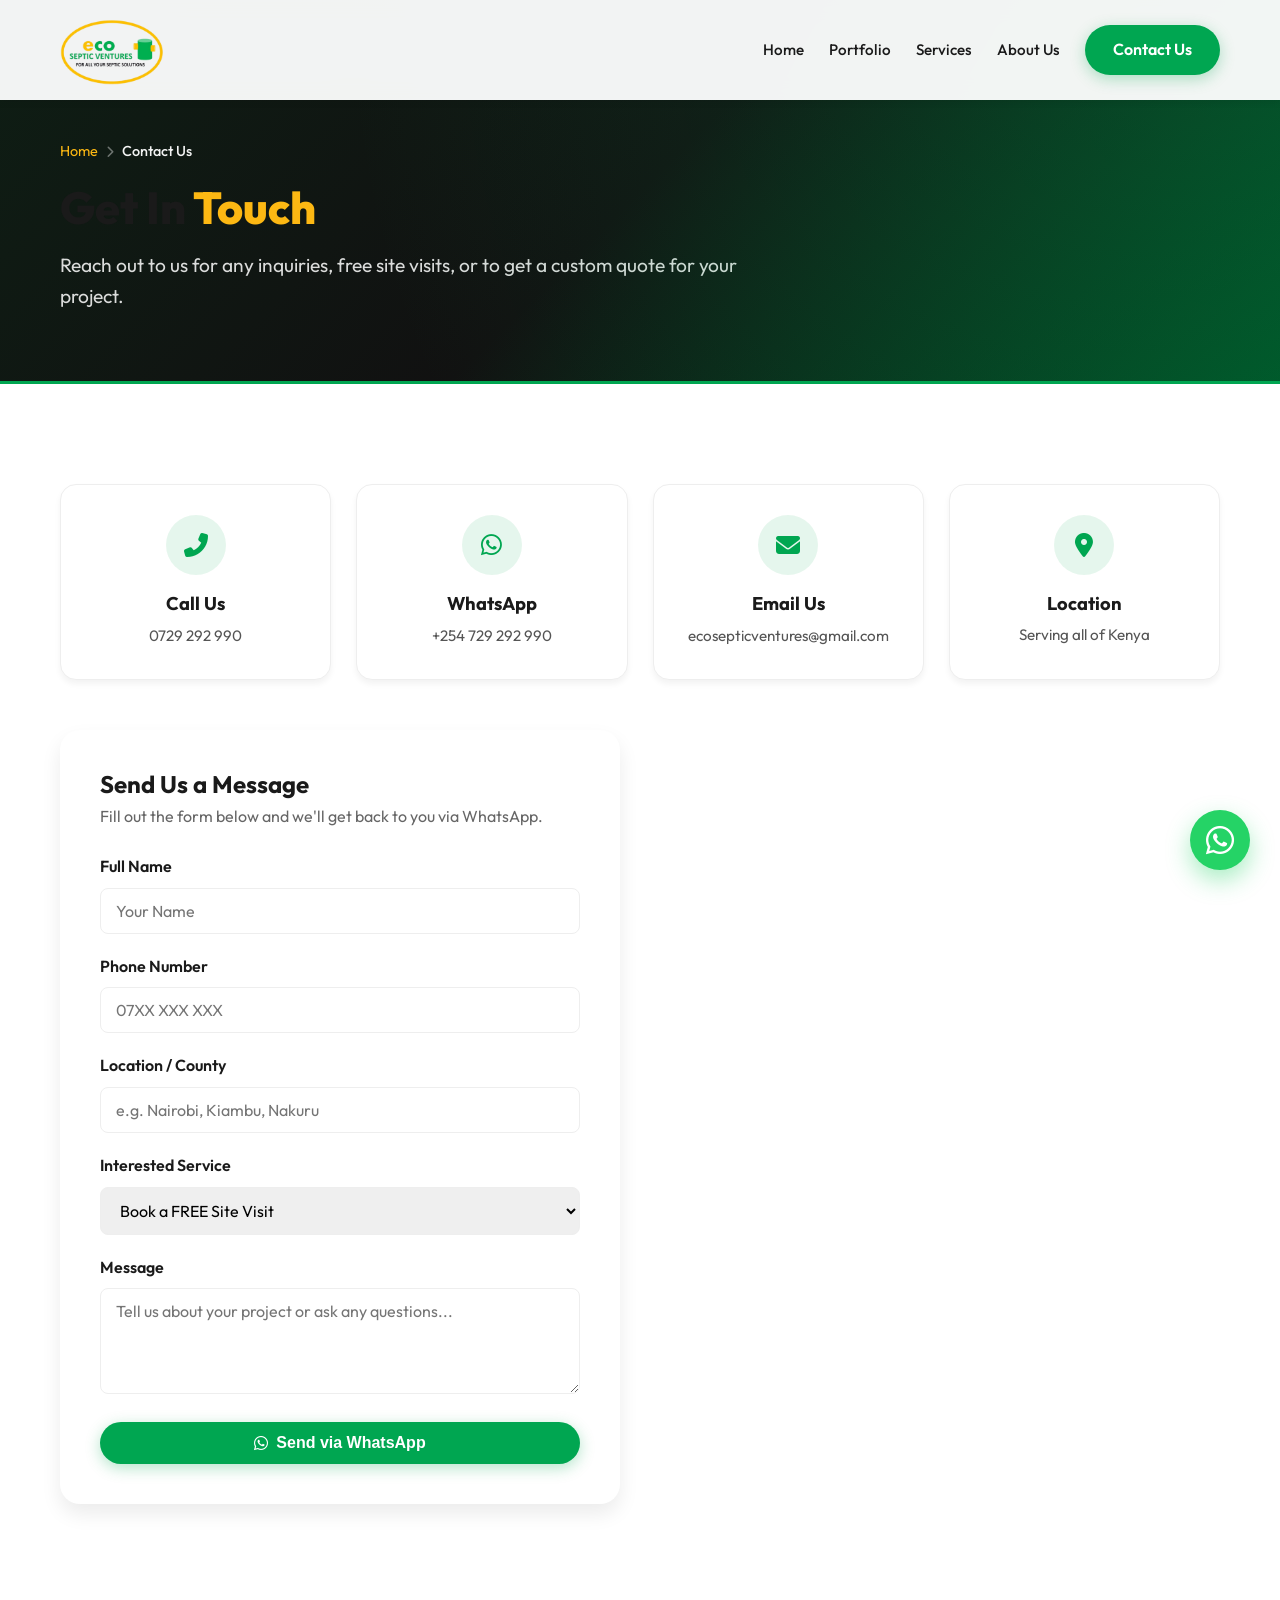
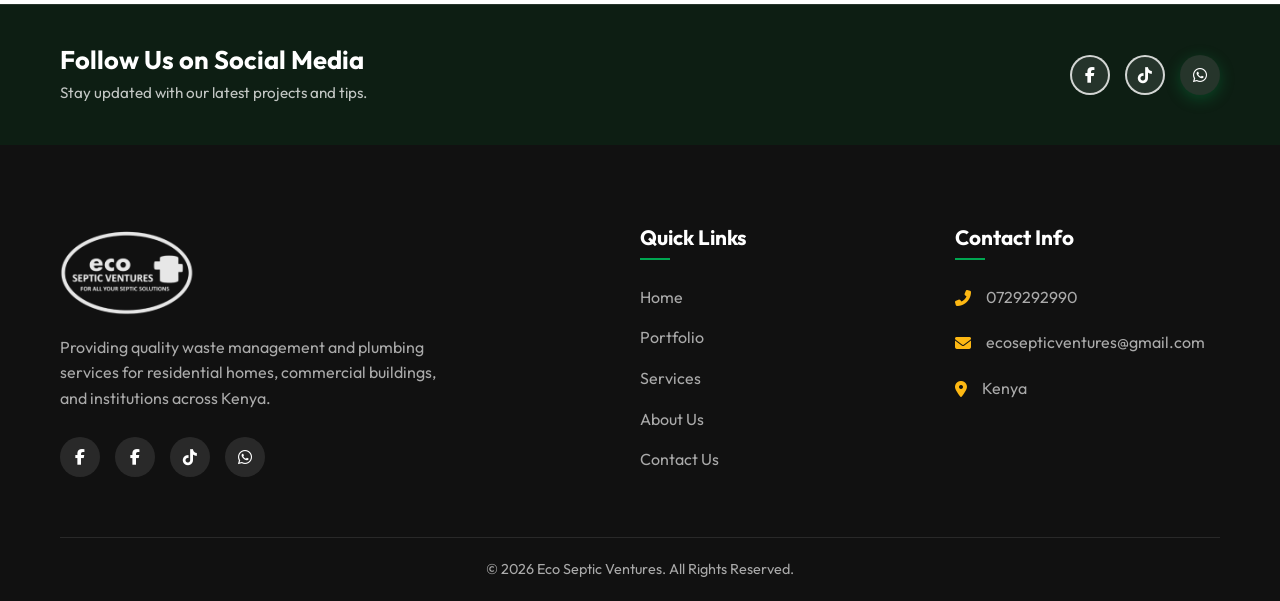
<file: contact.html>
<!DOCTYPE html>
<html lang="en">
<head>
    <meta charset="UTF-8">
    <meta name="viewport" content="width=device-width, initial-scale=1.0">
    <title>Contact Us | Eco Septic Ventures</title>
    <meta name="description" content="Contact Eco Septic Ventures for biodigester installation, grease traps, plumbing, and waste management services. Free site visits across Kenya.">
    <link rel="icon" type="image/png" href="favicon/favicon-96x96.png" sizes="96x96" />
    <link rel="icon" type="image/svg+xml" href="favicon/favicon.svg" />
    <link rel="shortcut icon" href="favicon/favicon.ico" />
    <link rel="apple-touch-icon" sizes="180x180" href="favicon/apple-touch-icon.png" />
    <meta name="apple-mobile-web-app-title" content="Eco Septic" />
    <link rel="manifest" href="favicon/site.webmanifest" />
    <link href="https://fonts.googleapis.com/css2?family=Outfit:wght@300;400;500;600;700;800&display=swap" rel="stylesheet">
    <link rel="stylesheet" href="https://cdnjs.cloudflare.com/ajax/libs/font-awesome/6.4.0/css/all.min.css">
    <link rel="stylesheet" href="style.css">
</head>
<body>

    <!-- Navigation -->
    <nav class="navbar" id="navbar">
        <div class="container nav-container">
            <a href="index.html" class="logo">
                <img src="assets/logo.png" alt="Eco Septic Ventures" class="logo-img">
            </a>
            <div class="mobile-menu-btn">
                <i class="fas fa-bars"></i>
            </div>
            <ul class="nav-links">
                <li><a href="index.html">Home</a></li>
                <li><a href="portfolio.html">Portfolio</a></li>
                <li><a href="services.html">Services</a></li>
                <li><a href="about.html">About Us</a></li>
                <li><a href="contact.html" class="btn btn-primary nav-btn active">Contact Us</a></li>
            </ul>
        </div>
    </nav>

    <!-- Page Header -->
    <section class="page-header">
        <div class="container">
            <div class="breadcrumbs">
                <a href="index.html">Home</a>
                <i class="fas fa-chevron-right"></i>
                <span>Contact Us</span>
            </div>
            <h1>Get In <span class="text-highlight">Touch</span></h1>
            <p>Reach out to us for any inquiries, free site visits, or to get a custom quote for your project.</p>
        </div>
    </section>

    <!-- Contact Info Cards -->
    <section class="section">
        <div class="container">
            <div class="contact-cards-grid">
                <div class="contact-info-card scale-in">
                    <div class="contact-info-icon">
                        <i class="fas fa-phone-alt"></i>
                    </div>
                    <h4>Call Us</h4>
                    <a href="tel:0729292990">0729 292 990</a>
                </div>

                <div class="contact-info-card scale-in delay-1">
                    <div class="contact-info-icon">
                        <i class="fab fa-whatsapp"></i>
                    </div>
                    <h4>WhatsApp</h4>
                    <a href="https://wa.me/254729292990" target="_blank">+254 729 292 990</a>
                </div>

                <div class="contact-info-card scale-in delay-2">
                    <div class="contact-info-icon">
                        <i class="fas fa-envelope"></i>
                    </div>
                    <h4>Email Us</h4>
                    <a href="mailto:ecosepticventures@gmail.com">ecosepticventures@gmail.com</a>
                </div>

                <div class="contact-info-card scale-in delay-3">
                    <div class="contact-info-icon">
                        <i class="fas fa-map-marker-alt"></i>
                    </div>
                    <h4>Location</h4>
                    <p>Serving all of Kenya</p>
                </div>
            </div>

            <!-- Contact Form and Map -->
            <div class="contact-grid">
                <div class="contact-form-container slide-in-left">
                    <h3 style="font-size: 1.5rem; margin-bottom: 5px;">Send Us a Message</h3>
                    <p style="color: #666; margin-bottom: 25px;">Fill out the form below and we'll get back to you via WhatsApp.</p>
                    <form class="contact-form">
                        <div class="form-group">
                            <label for="name">Full Name</label>
                            <input type="text" id="name" name="name" required placeholder="Your Name">
                        </div>
                        <div class="form-group">
                            <label for="phone">Phone Number</label>
                            <input type="tel" id="phone" name="phone" required placeholder="07XX XXX XXX">
                        </div>
                        <div class="form-group">
                            <label for="location">Location / County</label>
                            <input type="text" id="location" name="location" placeholder="e.g. Nairobi, Kiambu, Nakuru">
                        </div>
                        <div class="form-group">
                            <label for="service">Interested Service</label>
                            <select id="service" name="service">
                                <option value="site_visit">Book a FREE Site Visit</option>
                                <option value="biodigester">Biodigester Installation</option>
                                <option value="grease_trap">Grease Traps</option>
                                <option value="pit_latrine">Pit Latrine Treatment</option>
                                <option value="plumbing">Plumbing Services</option>
                                <option value="biogas">BioGas Systems</option>
                                <option value="other">Other Inquiry</option>
                            </select>
                        </div>
                        <div class="form-group">
                            <label for="message">Message</label>
                            <textarea id="message" name="message" rows="4" placeholder="Tell us about your project or ask any questions..."></textarea>
                        </div>
                        <button type="submit" class="btn btn-primary w-100"><i class="fab fa-whatsapp"></i> Send via WhatsApp</button>
                    </form>
                </div>

                <div class="map-container slide-in-right">
                    <iframe 
                        src="https://www.google.com/maps/embed?pb=!1m18!1m12!1m3!1d255281.19036281522!2d36.707307449999996!3d-1.3032051!2m3!1f0!2f0!3f0!3m2!1i1024!2i768!4f13.1!3m3!1m2!1s0x182f1172d84d49a7%3A0xf7cf0254b297924c!2sNairobi%2C%20Kenya!5e0!3m2!1sen!2sus!4v1690000000000!5m2!1sen!2sus" 
                        width="100%" 
                        height="100%" 
                        style="border:0; border-radius: 15px;" 
                        allowfullscreen="" 
                        loading="lazy" 
                        referrerpolicy="no-referrer-when-downgrade">
                    </iframe>
                </div>
            </div>
        </div>
    </section>

    <!-- Social Follow CTA -->
    <section class="mini-cta-bar">
        <div class="container">
            <div class="mini-cta-content">
                <div>
                    <h3>Follow Us on Social Media</h3>
                    <p>Stay updated with our latest projects and tips.</p>
                </div>
                <div class="social-links" style="display: flex; gap: 15px;">
                    <a href="https://www.facebook.com/forallyourSepticSolutions" target="_blank" rel="noopener noreferrer" class="btn btn-outline-white" style="padding: 12px 18px;"><i class="fab fa-facebook-f"></i></a>
                    <a href="https://www.tiktok.com/@ecobiodigesters" target="_blank" rel="noopener noreferrer" class="btn btn-outline-white" style="padding: 12px 18px;"><i class="fab fa-tiktok"></i></a>
                    <a href="https://wa.me/254729292990" target="_blank" rel="noopener noreferrer" class="btn btn-primary" style="padding: 12px 18px;"><i class="fab fa-whatsapp"></i></a>
                </div>
            </div>
        </div>
    </section>

    <!-- Footer -->
    <footer id="footer" class="footer">
        <div class="container">
            <div class="footer-grid">
                <div class="footer-brand">
                    <a href="index.html" class="logo footer-logo">
                        <img src="assets/logo.png" alt="Eco Septic Ventures" class="footer-logo-img">
                    </a>
                    <p class="footer-desc">Providing quality waste management and plumbing services for residential homes, commercial buildings, and institutions across Kenya.</p>
                    <div class="social-links">
                        <a href="https://www.facebook.com/forallyourSepticSolutions" target="_blank" rel="noopener noreferrer" title="Eco Septic Solutions Facebook"><i class="fab fa-facebook-f"></i></a>
                        <a href="https://www.facebook.com/wildcampingadventures" target="_blank" rel="noopener noreferrer" title="Wild Camping Adventures Facebook"><i class="fab fa-facebook-f"></i></a>
                        <a href="https://www.tiktok.com/@ecobiodigesters" target="_blank" rel="noopener noreferrer" title="TikTok"><i class="fab fa-tiktok"></i></a>
                        <a href="https://wa.me/254729292990" target="_blank" rel="noopener noreferrer" title="WhatsApp"><i class="fab fa-whatsapp"></i></a>
                    </div>
                </div>

                <div class="footer-links">
                    <h3>Quick Links</h3>
                    <ul>
                        <li><a href="index.html">Home</a></li>
                        <li><a href="portfolio.html">Portfolio</a></li>
                        <li><a href="services.html">Services</a></li>
                        <li><a href="about.html">About Us</a></li>
                        <li><a href="contact.html">Contact Us</a></li>
                    </ul>
                </div>

                <div class="footer-contact">
                    <h3>Contact Info</h3>
                    <ul>
                        <li>
                            <i class="fas fa-phone-alt"></i>
                            <span><a href="tel:0729292990">0729292990</a></span>
                        </li>
                        <li>
                            <i class="fas fa-envelope"></i>
                            <span><a href="mailto:ecosepticventures@gmail.com">ecosepticventures@gmail.com</a></span>
                        </li>
                        <li>
                            <i class="fas fa-map-marker-alt"></i>
                            <span>Kenya</span>
                        </li>
                    </ul>
                </div>
            </div>

            <div class="footer-bottom">
                <p>&copy; <span id="year"></span> Eco Septic Ventures. All Rights Reserved.</p>
            </div>
        </div>
    </footer>

    <a href="https://wa.me/254729292990" class="whatsapp-float" target="_blank" rel="noopener noreferrer">
        <i class="fab fa-whatsapp"></i>
    </a>

    <script src="script.js"></script>
</body>
</html>
</file>
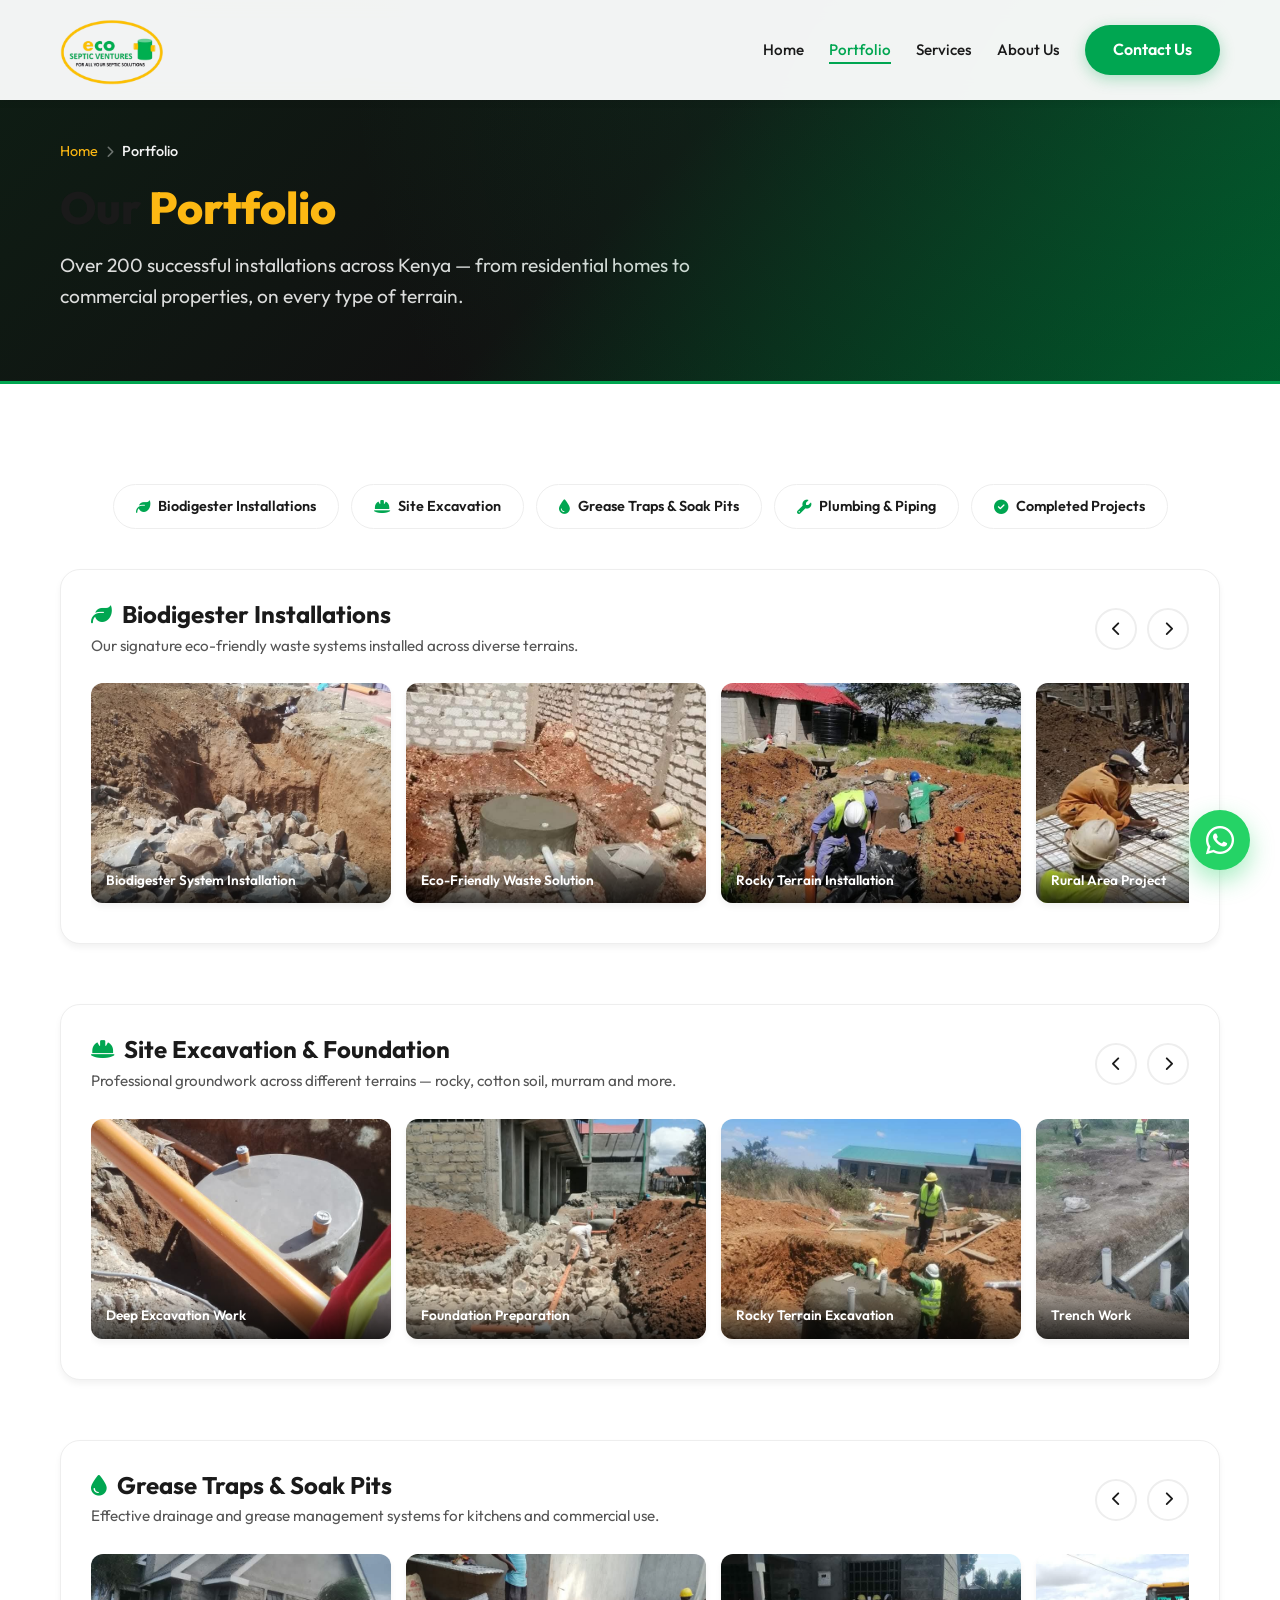
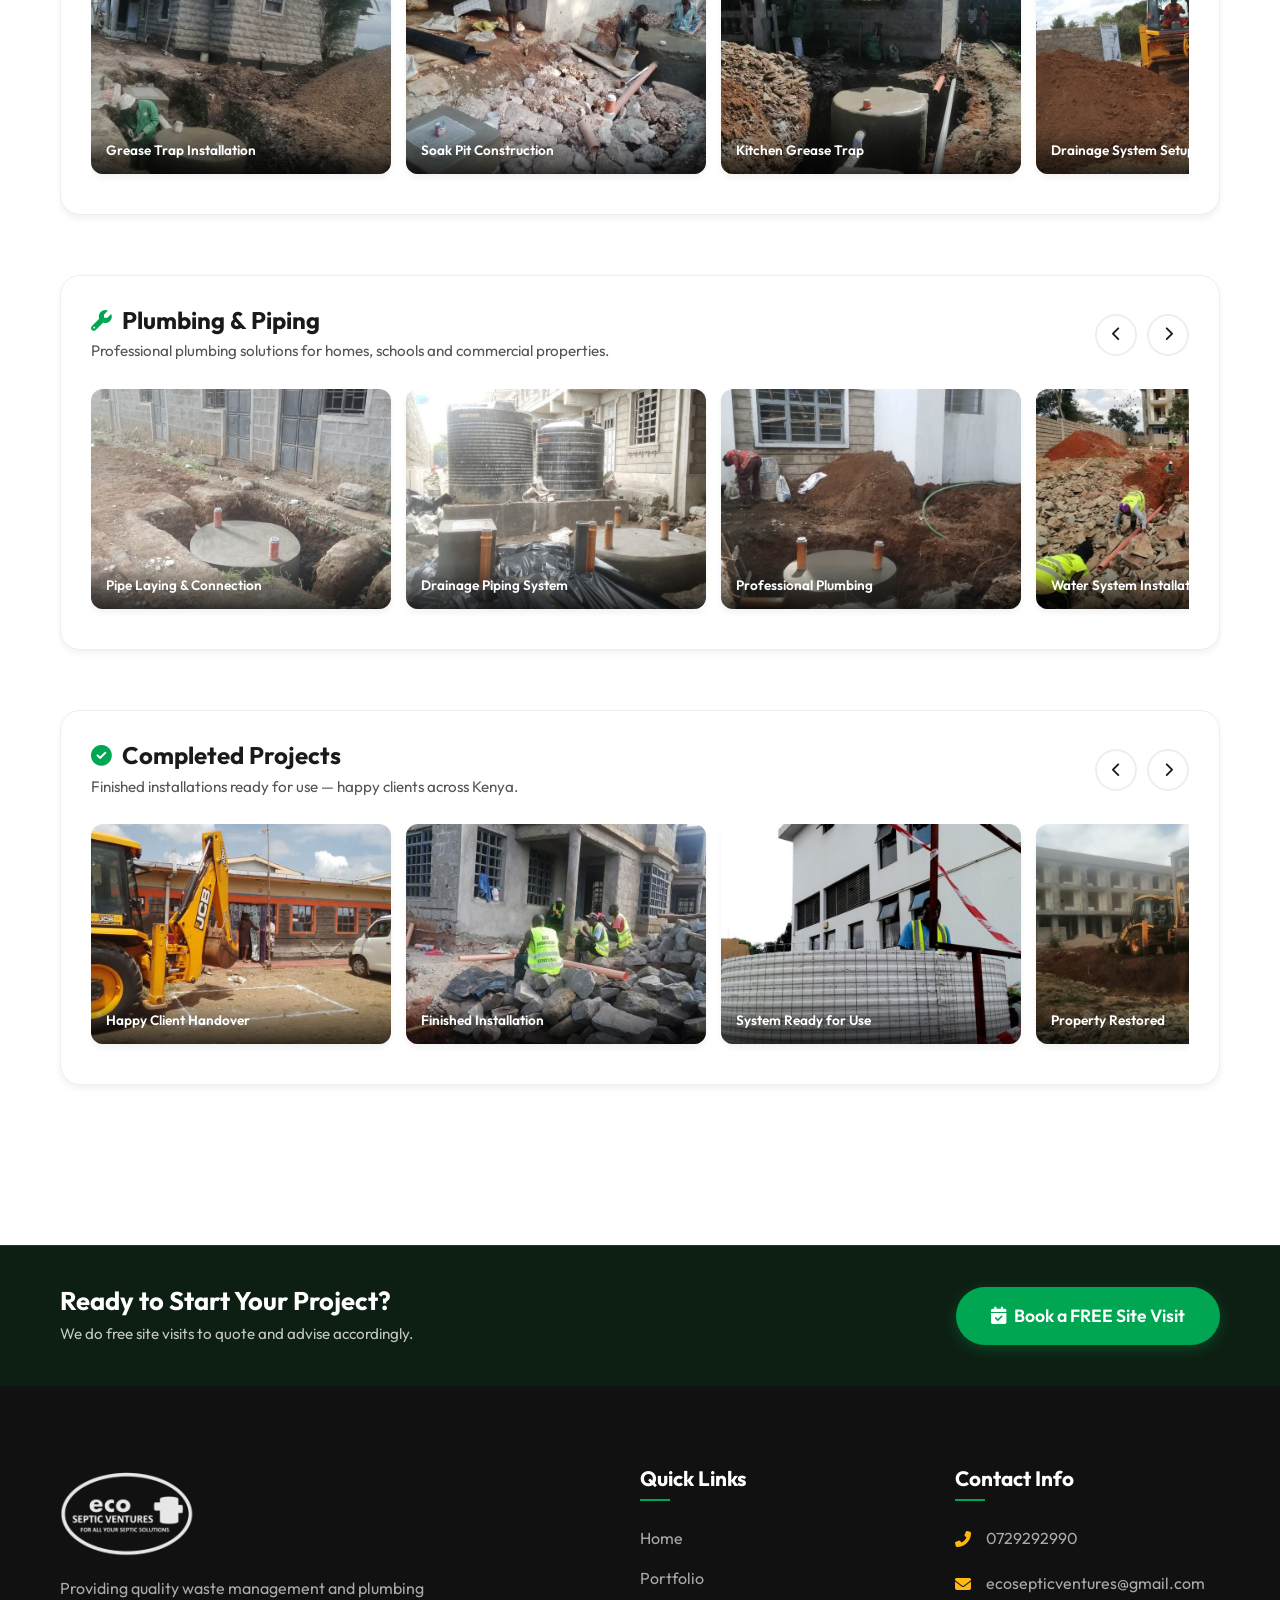
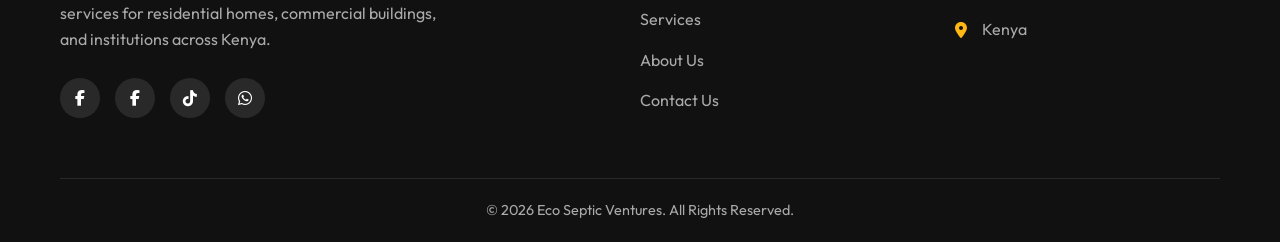
<file: portfolio.html>
<!DOCTYPE html>
<html lang="en">
<head>
    <meta charset="UTF-8">
    <meta name="viewport" content="width=device-width, initial-scale=1.0">
    <title>Our Portfolio | Eco Septic Ventures</title>
    <meta name="description" content="Browse 200+ successful biodigester installations, grease traps, plumbing and excavation projects by Eco Septic Ventures across Kenya.">
    <link rel="icon" type="image/png" href="favicon/favicon-96x96.png" sizes="96x96" />
    <link rel="icon" type="image/svg+xml" href="favicon/favicon.svg" />
    <link rel="shortcut icon" href="favicon/favicon.ico" />
    <link rel="apple-touch-icon" sizes="180x180" href="favicon/apple-touch-icon.png" />
    <meta name="apple-mobile-web-app-title" content="Eco Septic" />
    <link rel="manifest" href="favicon/site.webmanifest" />
    <link href="https://fonts.googleapis.com/css2?family=Outfit:wght@300;400;500;600;700;800&display=swap" rel="stylesheet">
    <link rel="stylesheet" href="https://cdnjs.cloudflare.com/ajax/libs/font-awesome/6.4.0/css/all.min.css">
    <link rel="stylesheet" href="style.css">
</head>
<body>

    <!-- Navigation -->
    <nav class="navbar" id="navbar">
        <div class="container nav-container">
            <a href="index.html" class="logo">
                <img src="assets/logo.png" alt="Eco Septic Ventures" class="logo-img">
            </a>
            <div class="mobile-menu-btn">
                <i class="fas fa-bars"></i>
            </div>
            <ul class="nav-links">
                <li><a href="index.html">Home</a></li>
                <li><a href="portfolio.html" class="active">Portfolio</a></li>
                <li><a href="services.html">Services</a></li>
                <li><a href="about.html">About Us</a></li>
                <li><a href="contact.html" class="btn btn-primary nav-btn">Contact Us</a></li>
            </ul>
        </div>
    </nav>

    <!-- Page Header -->
    <section class="page-header">
        <div class="container">
            <div class="breadcrumbs">
                <a href="index.html">Home</a>
                <i class="fas fa-chevron-right"></i>
                <span>Portfolio</span>
            </div>
            <h1>Our <span class="text-highlight">Portfolio</span></h1>
            <p>Over 200 successful installations across Kenya — from residential homes to commercial properties, on every type of terrain.</p>
        </div>
    </section>

    <!-- Category Navigation Pills -->
    <section class="section">
        <div class="container">
            <div class="portfolio-nav-pills">
                <a href="#biodigester" class="portfolio-pill"><i class="fas fa-leaf"></i> Biodigester Installations</a>
                <a href="#excavation" class="portfolio-pill"><i class="fas fa-hard-hat"></i> Site Excavation</a>
                <a href="#grease" class="portfolio-pill"><i class="fas fa-tint"></i> Grease Traps & Soak Pits</a>
                <a href="#plumbing" class="portfolio-pill"><i class="fas fa-wrench"></i> Plumbing & Piping</a>
                <a href="#completed" class="portfolio-pill"><i class="fas fa-check-circle"></i> Completed Projects</a>
            </div>

            <!-- Biodigester Installations -->
            <div id="biodigester" class="project-section fade-in-up">
                <div class="project-header">
                    <div>
                        <h3><i class="fas fa-leaf"></i> Biodigester Installations</h3>
                        <p>Our signature eco-friendly waste systems installed across diverse terrains.</p>
                    </div>
                    <div class="slider-nav">
                        <button class="slider-btn prev-btn" aria-label="Previous"><i class="fas fa-chevron-left"></i></button>
                        <button class="slider-btn next-btn" aria-label="Next"><i class="fas fa-chevron-right"></i></button>
                    </div>
                </div>
                <div class="slider-track">
                    <div class="slide"><img src="assets/gallery-12.jpg" alt="Biodigester Installation" loading="lazy"><div class="slide-caption">Biodigester System Installation</div></div>
                    <div class="slide"><img src="assets/gallery-5.jpg" alt="Biodigester Setup" loading="lazy"><div class="slide-caption">Eco-Friendly Waste Solution</div></div>
                    <div class="slide"><img src="assets/gallery-9.jpg" alt="Rocky Terrain Install" loading="lazy"><div class="slide-caption">Rocky Terrain Installation</div></div>
                    <div class="slide"><img src="assets/gallery-25.jpg" alt="Rural Installation" loading="lazy"><div class="slide-caption">Rural Area Project</div></div>
                    <div class="slide"><img src="assets/gallery-19.jpg" alt="Commercial Biodigester" loading="lazy"><div class="slide-caption">Commercial Scale System</div></div>
                    <div class="slide"><img src="assets/gallery-28.jpg" alt="Residential System" loading="lazy"><div class="slide-caption">Residential Installation</div></div>
                    <div class="slide"><img src="assets/gallery-26.jpg" alt="Multi-Unit System" loading="lazy"><div class="slide-caption">Multi-Unit Property System</div></div>
                </div>
            </div>

            <!-- Site Excavation & Foundation -->
            <div id="excavation" class="project-section fade-in-up">
                <div class="project-header">
                    <div>
                        <h3><i class="fas fa-hard-hat"></i> Site Excavation & Foundation</h3>
                        <p>Professional groundwork across different terrains — rocky, cotton soil, murram and more.</p>
                    </div>
                    <div class="slider-nav">
                        <button class="slider-btn prev-btn" aria-label="Previous"><i class="fas fa-chevron-left"></i></button>
                        <button class="slider-btn next-btn" aria-label="Next"><i class="fas fa-chevron-right"></i></button>
                    </div>
                </div>
                <div class="slider-track">
                    <div class="slide"><img src="assets/gallery-14.jpg" alt="Site Excavation" loading="lazy"><div class="slide-caption">Deep Excavation Work</div></div>
                    <div class="slide"><img src="assets/gallery-20.jpg" alt="Foundation Prep" loading="lazy"><div class="slide-caption">Foundation Preparation</div></div>
                    <div class="slide"><img src="assets/gallery-8.jpg" alt="Rocky Terrain" loading="lazy"><div class="slide-caption">Rocky Terrain Excavation</div></div>
                    <div class="slide"><img src="assets/gallery-7.jpg" alt="Trench Work" loading="lazy"><div class="slide-caption">Trench Work</div></div>
                    <div class="slide"><img src="assets/gallery-17.jpg" alt="Site Clearing" loading="lazy"><div class="slide-caption">Site Clearing & Leveling</div></div>
                    <div class="slide"><img src="assets/gallery-22.jpg" alt="Heavy Excavation" loading="lazy"><div class="slide-caption">Heavy Duty Excavation</div></div>
                </div>
            </div>

            <!-- Grease Traps & Soak Pits -->
            <div id="grease" class="project-section fade-in-up">
                <div class="project-header">
                    <div>
                        <h3><i class="fas fa-tint"></i> Grease Traps & Soak Pits</h3>
                        <p>Effective drainage and grease management systems for kitchens and commercial use.</p>
                    </div>
                    <div class="slider-nav">
                        <button class="slider-btn prev-btn" aria-label="Previous"><i class="fas fa-chevron-left"></i></button>
                        <button class="slider-btn next-btn" aria-label="Next"><i class="fas fa-chevron-right"></i></button>
                    </div>
                </div>
                <div class="slider-track">
                    <div class="slide"><img src="assets/gallery-11.jpg" alt="Grease Trap" loading="lazy"><div class="slide-caption">Grease Trap Installation</div></div>
                    <div class="slide"><img src="assets/gallery-10.jpg" alt="Soak Pit" loading="lazy"><div class="slide-caption">Soak Pit Construction</div></div>
                    <div class="slide"><img src="assets/gallery-4.jpg" alt="Kitchen Grease Trap" loading="lazy"><div class="slide-caption">Kitchen Grease Trap</div></div>
                    <div class="slide"><img src="assets/gallery-3.jpg" alt="Drainage System" loading="lazy"><div class="slide-caption">Drainage System Setup</div></div>
                    <div class="slide"><img src="assets/gallery-6.jpg" alt="Commercial Trap" loading="lazy"><div class="slide-caption">Commercial Grease Trap</div></div>
                    <div class="slide"><img src="assets/gallery-23.jpg" alt="Soak Pit System" loading="lazy"><div class="slide-caption">Soak Pit System</div></div>
                </div>
            </div>

            <!-- Plumbing & Piping -->
            <div id="plumbing" class="project-section fade-in-up">
                <div class="project-header">
                    <div>
                        <h3><i class="fas fa-wrench"></i> Plumbing & Piping</h3>
                        <p>Professional plumbing solutions for homes, schools and commercial properties.</p>
                    </div>
                    <div class="slider-nav">
                        <button class="slider-btn prev-btn" aria-label="Previous"><i class="fas fa-chevron-left"></i></button>
                        <button class="slider-btn next-btn" aria-label="Next"><i class="fas fa-chevron-right"></i></button>
                    </div>
                </div>
                <div class="slider-track">
                    <div class="slide"><img src="assets/gallery-16.jpg" alt="Pipe Laying" loading="lazy"><div class="slide-caption">Pipe Laying & Connection</div></div>
                    <div class="slide"><img src="assets/gallery-13.jpg" alt="Drainage Pipes" loading="lazy"><div class="slide-caption">Drainage Piping System</div></div>
                    <div class="slide"><img src="assets/gallery-15.jpg" alt="Plumbing Work" loading="lazy"><div class="slide-caption">Professional Plumbing</div></div>
                    <div class="slide"><img src="assets/gallery-24.jpg" alt="Water System" loading="lazy"><div class="slide-caption">Water System Installation</div></div>
                    <div class="slide"><img src="assets/gallery-21.jpg" alt="Piping Network" loading="lazy"><div class="slide-caption">Piping Network Setup</div></div>
                </div>
            </div>

            <!-- Completed Projects -->
            <div id="completed" class="project-section fade-in-up">
                <div class="project-header">
                    <div>
                        <h3><i class="fas fa-check-circle"></i> Completed Projects</h3>
                        <p>Finished installations ready for use — happy clients across Kenya.</p>
                    </div>
                    <div class="slider-nav">
                        <button class="slider-btn prev-btn" aria-label="Previous"><i class="fas fa-chevron-left"></i></button>
                        <button class="slider-btn next-btn" aria-label="Next"><i class="fas fa-chevron-right"></i></button>
                    </div>
                </div>
                <div class="slider-track">
                    <div class="slide"><img src="assets/gallery-2.jpg" alt="Completed Project" loading="lazy"><div class="slide-caption">Happy Client Handover</div></div>
                    <div class="slide"><img src="assets/gallery-18.jpg" alt="Finished Install" loading="lazy"><div class="slide-caption">Finished Installation</div></div>
                    <div class="slide"><img src="assets/gallery-27.jpg" alt="Completed System" loading="lazy"><div class="slide-caption">System Ready for Use</div></div>
                    <div class="slide"><img src="assets/gallery-29.jpg" alt="Completed Project" loading="lazy"><div class="slide-caption">Property Restored</div></div>
                    <div class="slide"><img src="assets/gallery-30.jpg" alt="Final Project" loading="lazy"><div class="slide-caption">Client Satisfaction</div></div>
                </div>
            </div>
        </div>
    </section>

    <!-- CTA -->
    <section class="mini-cta-bar">
        <div class="container">
            <div class="mini-cta-content">
                <div>
                    <h3>Ready to Start Your Project?</h3>
                    <p>We do free site visits to quote and advise accordingly.</p>
                </div>
                <a href="contact.html" class="btn btn-primary btn-lg"><i class="fas fa-calendar-check"></i> Book a FREE Site Visit</a>
            </div>
        </div>
    </section>

    <!-- Footer -->
    <footer id="footer" class="footer">
        <div class="container">
            <div class="footer-grid">
                <div class="footer-brand">
                    <a href="index.html" class="logo footer-logo">
                        <img src="assets/logo.png" alt="Eco Septic Ventures" class="footer-logo-img">
                    </a>
                    <p class="footer-desc">Providing quality waste management and plumbing services for residential homes, commercial buildings, and institutions across Kenya.</p>
                    <div class="social-links">
                        <a href="https://www.facebook.com/forallyourSepticSolutions" target="_blank" rel="noopener noreferrer" title="Eco Septic Solutions Facebook"><i class="fab fa-facebook-f"></i></a>
                        <a href="https://www.facebook.com/wildcampingadventures" target="_blank" rel="noopener noreferrer" title="Wild Camping Adventures Facebook"><i class="fab fa-facebook-f"></i></a>
                        <a href="https://www.tiktok.com/@ecobiodigesters" target="_blank" rel="noopener noreferrer" title="TikTok"><i class="fab fa-tiktok"></i></a>
                        <a href="https://wa.me/254729292990" target="_blank" rel="noopener noreferrer" title="WhatsApp"><i class="fab fa-whatsapp"></i></a>
                    </div>
                </div>

                <div class="footer-links">
                    <h3>Quick Links</h3>
                    <ul>
                        <li><a href="index.html">Home</a></li>
                        <li><a href="portfolio.html">Portfolio</a></li>
                        <li><a href="services.html">Services</a></li>
                        <li><a href="about.html">About Us</a></li>
                        <li><a href="contact.html">Contact Us</a></li>
                    </ul>
                </div>

                <div class="footer-contact">
                    <h3>Contact Info</h3>
                    <ul>
                        <li>
                            <i class="fas fa-phone-alt"></i>
                            <span><a href="tel:0729292990">0729292990</a></span>
                        </li>
                        <li>
                            <i class="fas fa-envelope"></i>
                            <span><a href="mailto:ecosepticventures@gmail.com">ecosepticventures@gmail.com</a></span>
                        </li>
                        <li>
                            <i class="fas fa-map-marker-alt"></i>
                            <span>Kenya</span>
                        </li>
                    </ul>
                </div>
            </div>

            <div class="footer-bottom">
                <p>&copy; <span id="year"></span> Eco Septic Ventures. All Rights Reserved.</p>
            </div>
        </div>
    </footer>

    <a href="https://wa.me/254729292990" class="whatsapp-float" target="_blank" rel="noopener noreferrer">
        <i class="fab fa-whatsapp"></i>
    </a>

    <script src="script.js"></script>
</body>
</html>
</file>
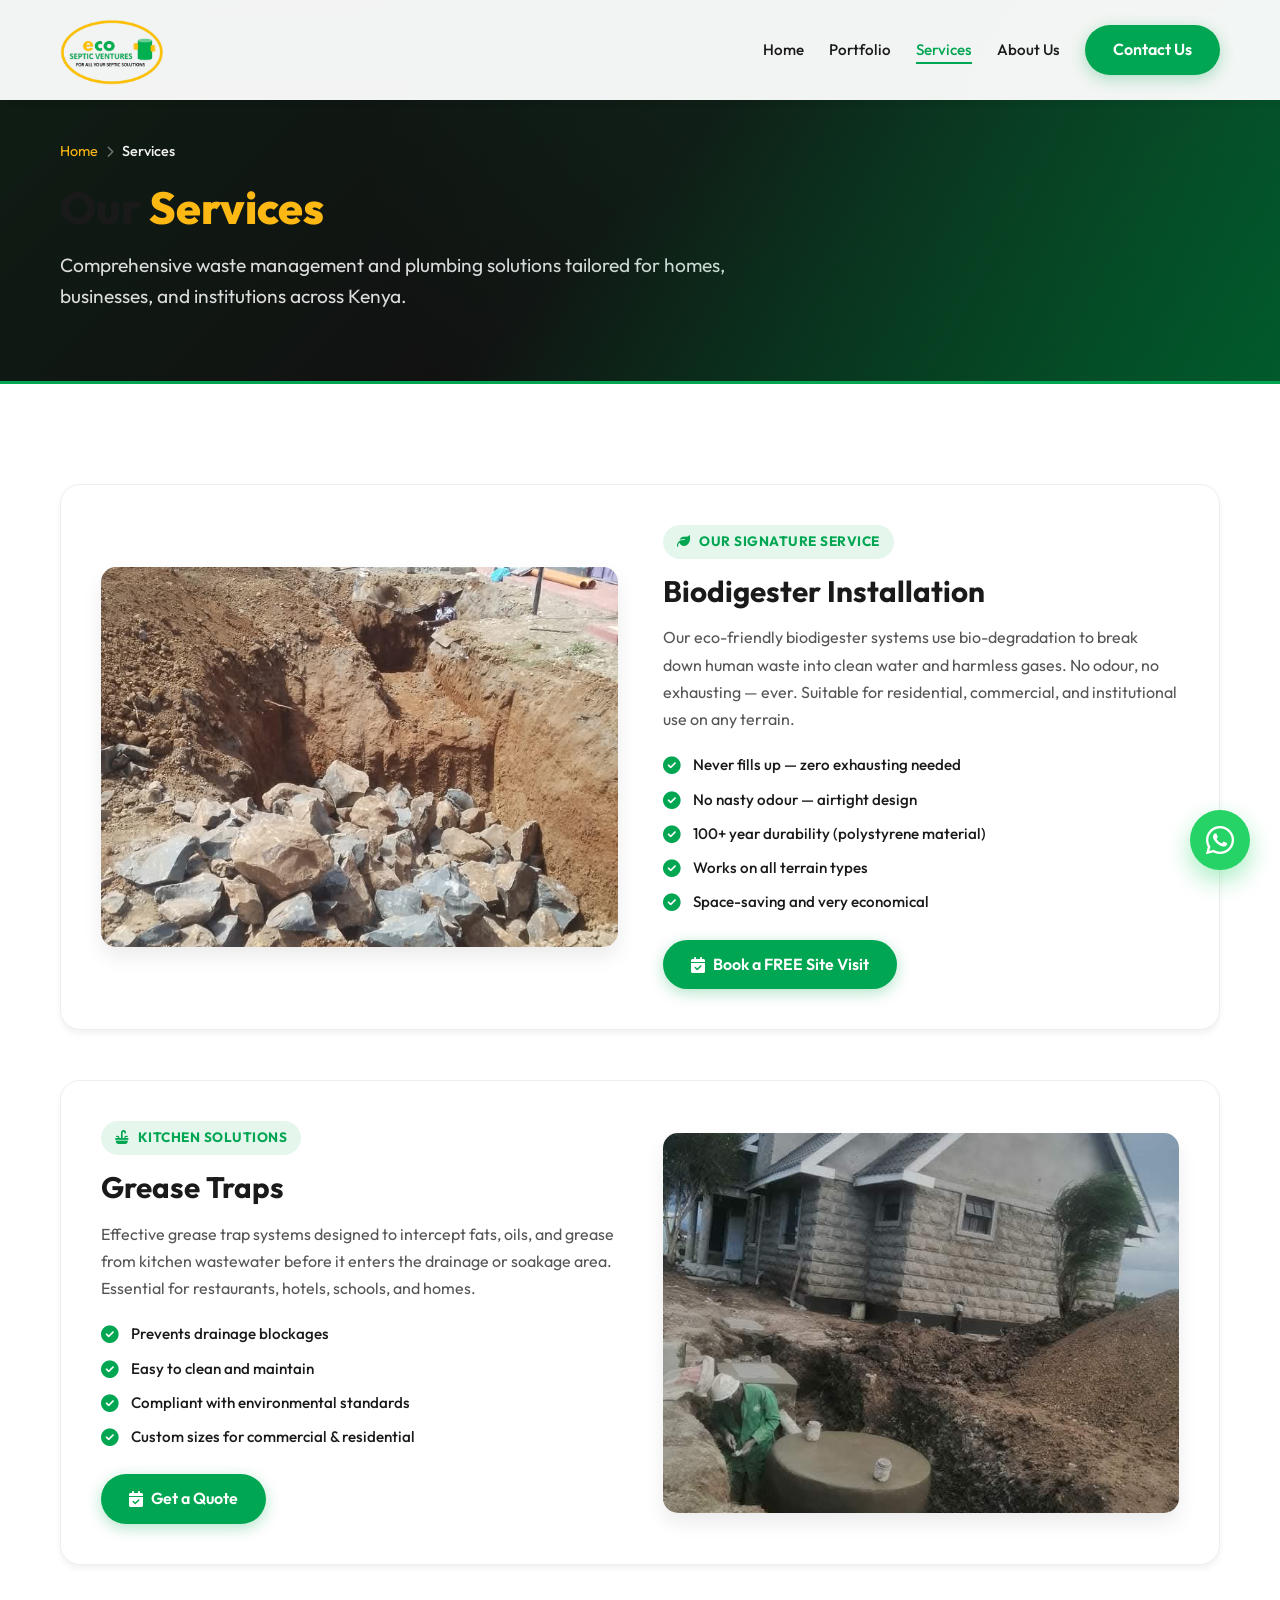
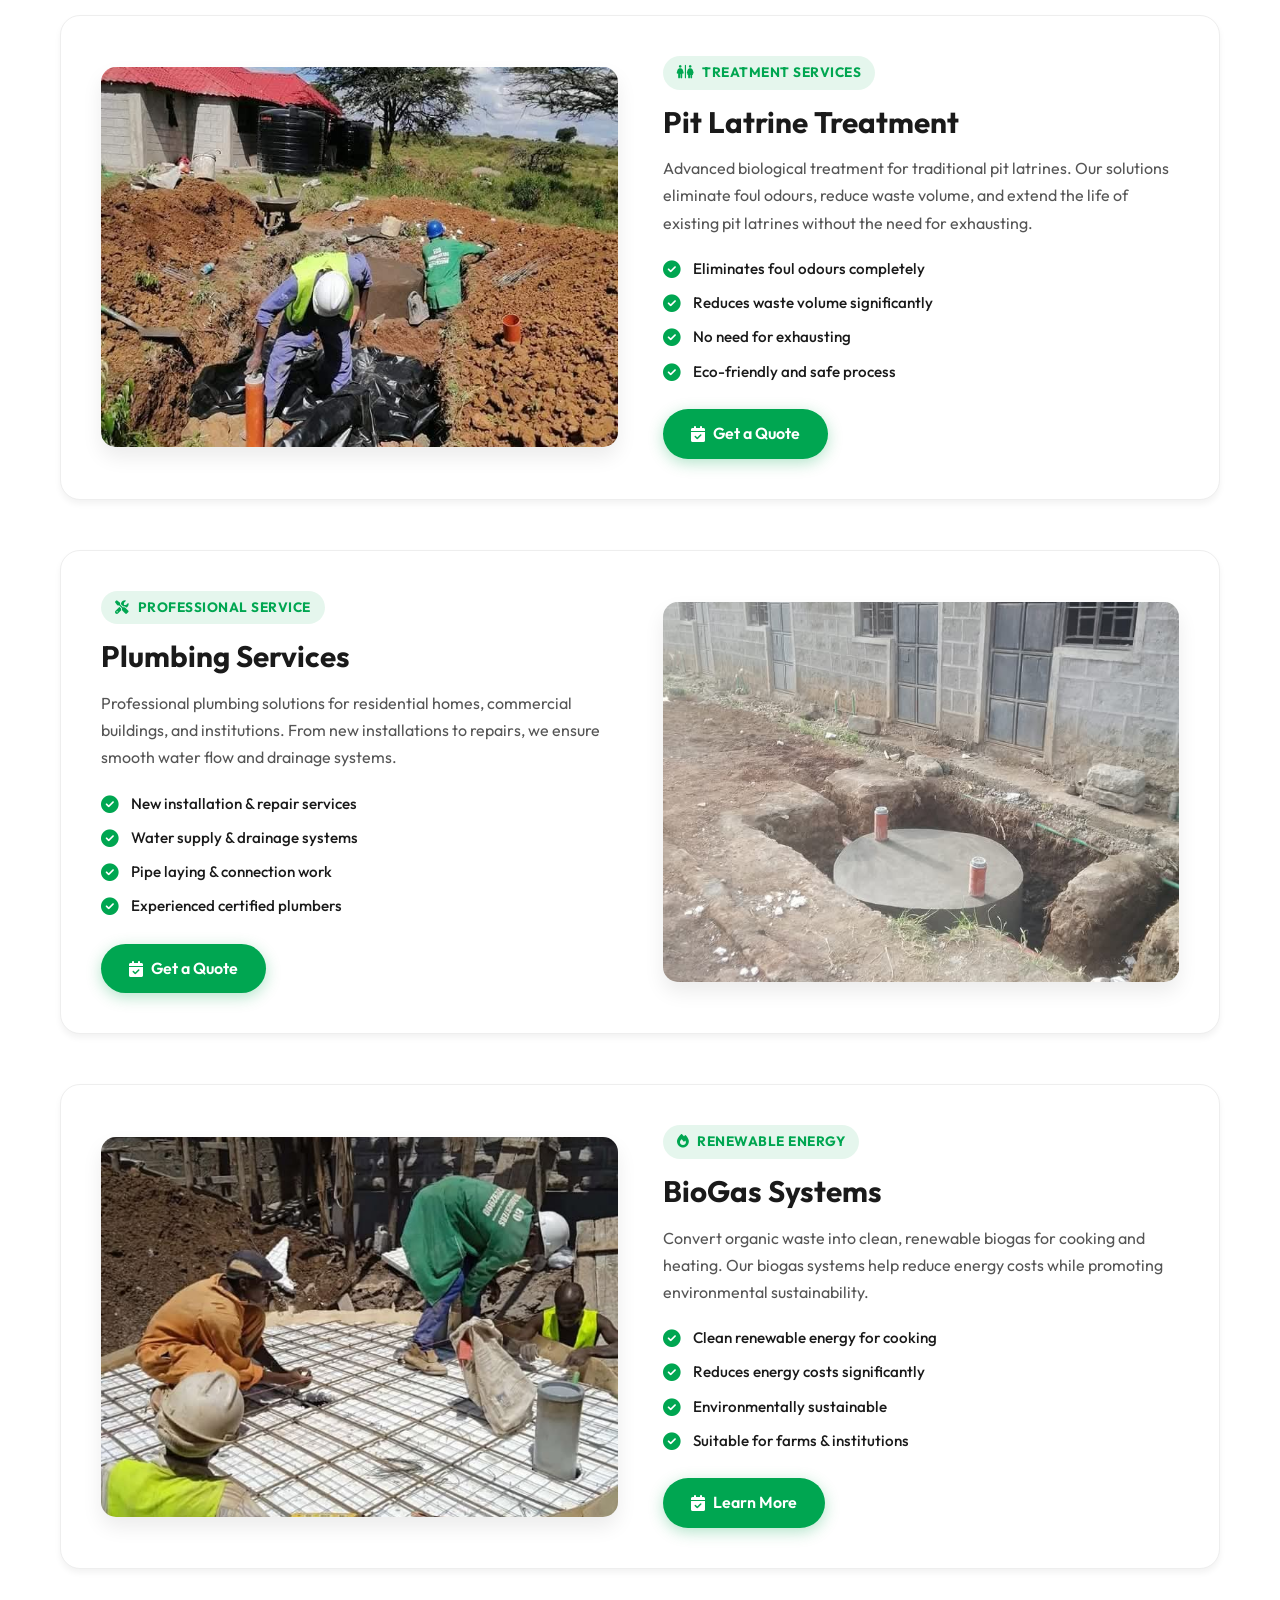
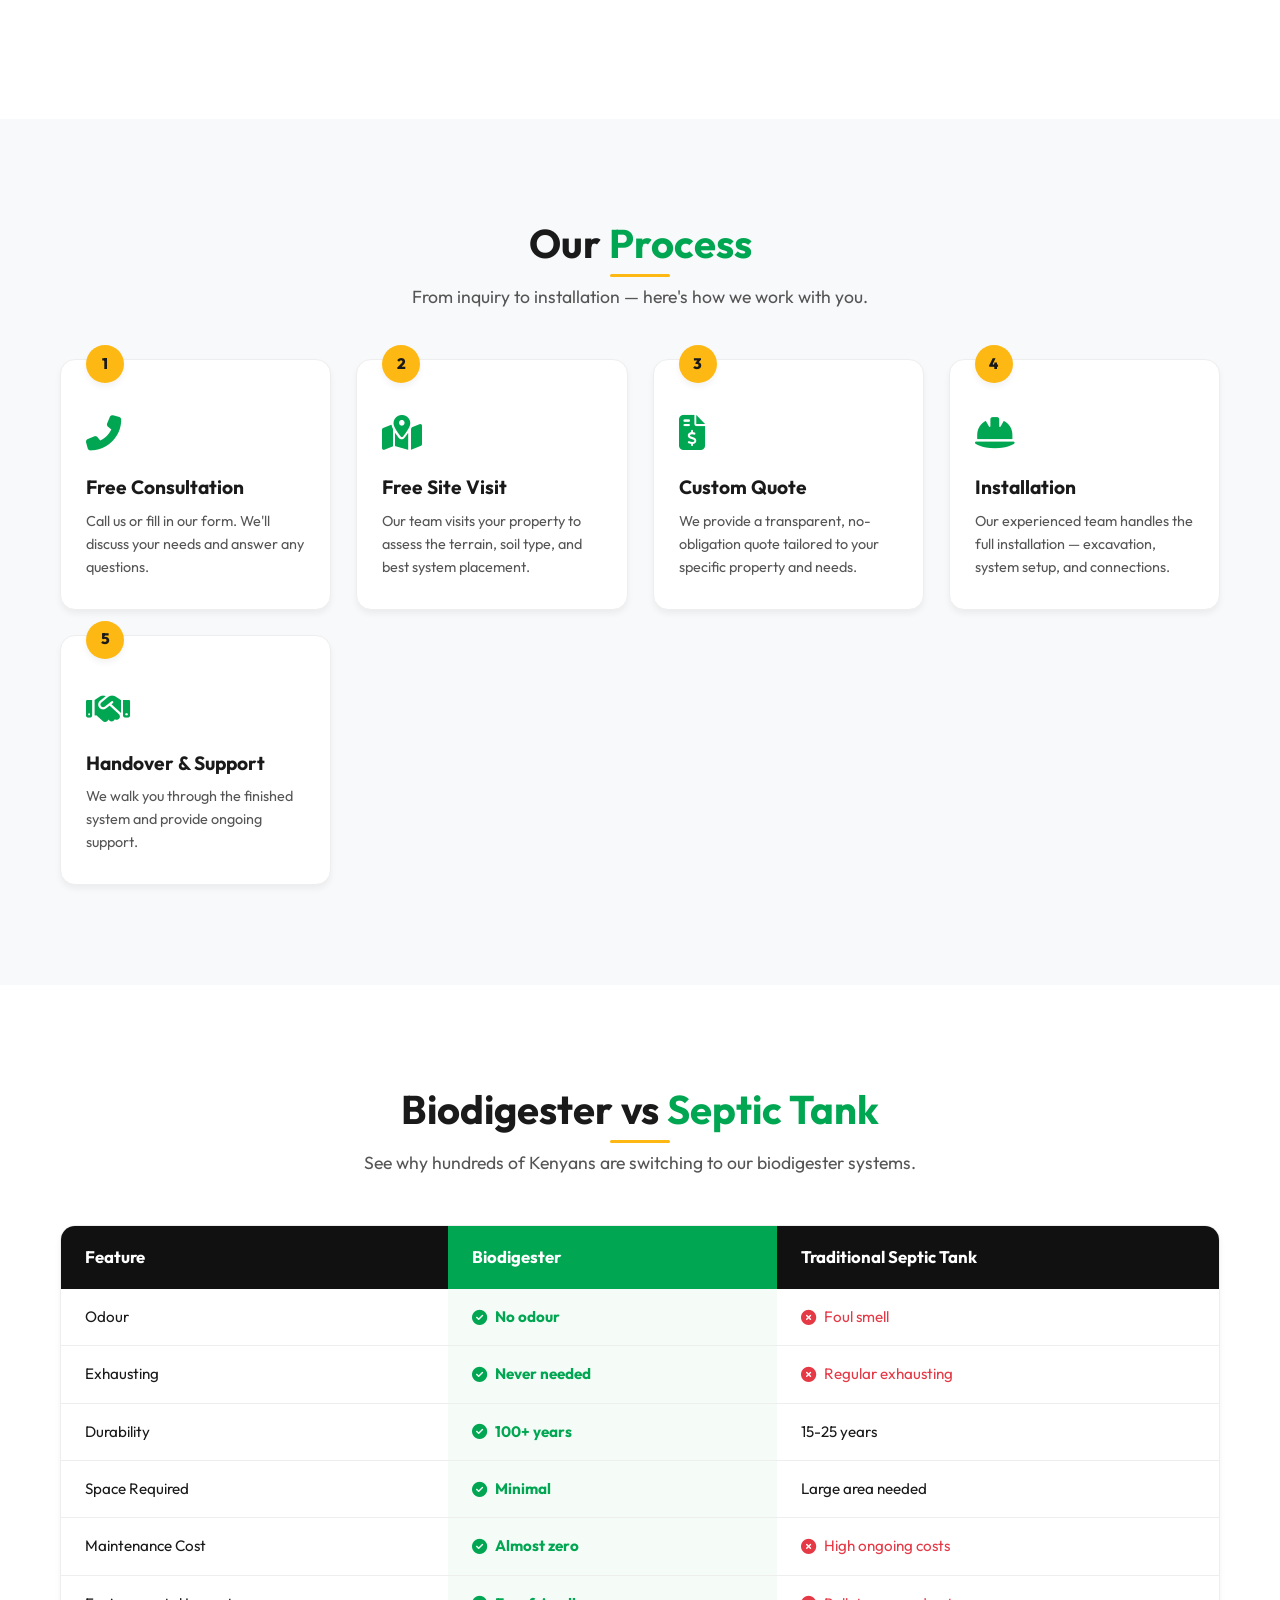
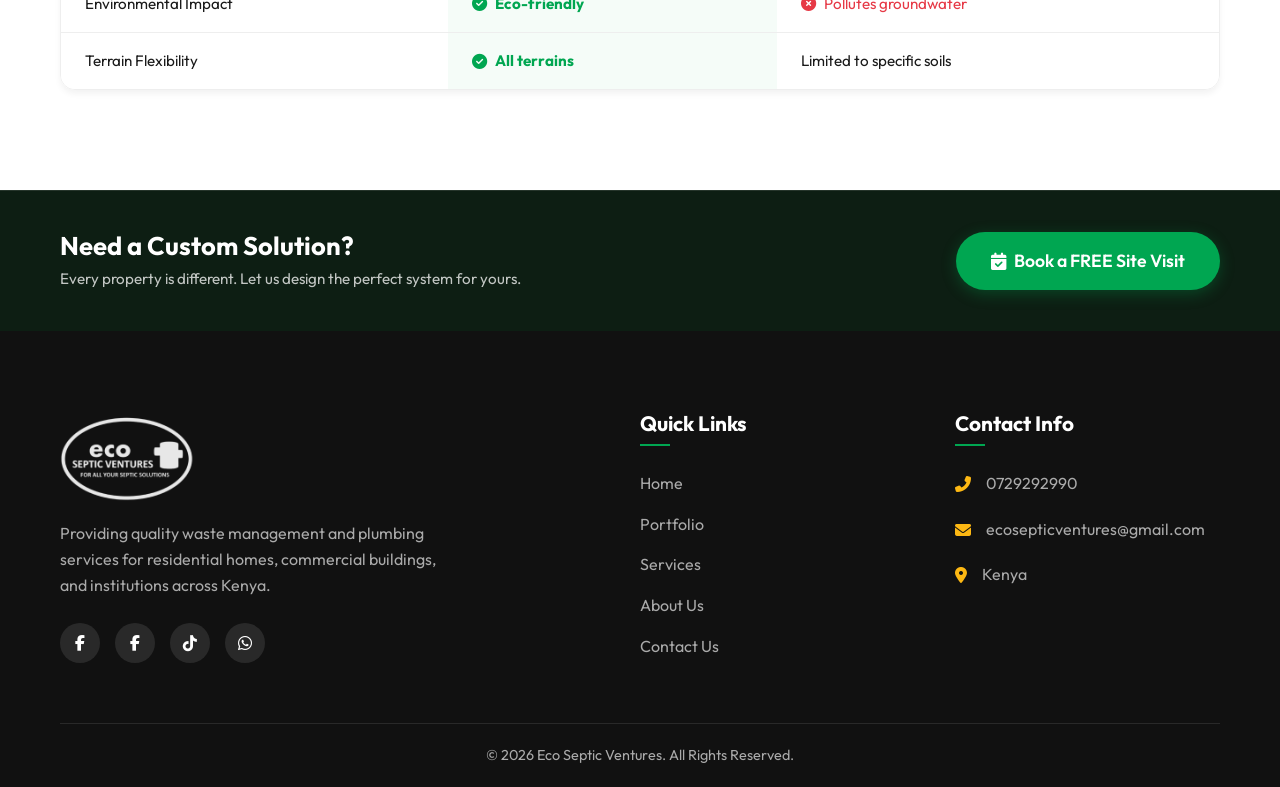
<file: services.html>
<!DOCTYPE html>
<html lang="en">
<head>
    <meta charset="UTF-8">
    <meta name="viewport" content="width=device-width, initial-scale=1.0">
    <title>Our Services | Eco Septic Ventures</title>
    <meta name="description" content="Eco Septic Ventures offers biodigester installation, grease traps, pit latrine treatment, plumbing, and biogas services across Kenya.">
    <link rel="icon" type="image/png" href="favicon/favicon-96x96.png" sizes="96x96" />
    <link rel="icon" type="image/svg+xml" href="favicon/favicon.svg" />
    <link rel="shortcut icon" href="favicon/favicon.ico" />
    <link rel="apple-touch-icon" sizes="180x180" href="favicon/apple-touch-icon.png" />
    <meta name="apple-mobile-web-app-title" content="Eco Septic" />
    <link rel="manifest" href="favicon/site.webmanifest" />
    <link href="https://fonts.googleapis.com/css2?family=Outfit:wght@300;400;500;600;700;800&display=swap" rel="stylesheet">
    <link rel="stylesheet" href="https://cdnjs.cloudflare.com/ajax/libs/font-awesome/6.4.0/css/all.min.css">
    <link rel="stylesheet" href="style.css">
</head>
<body>

    <!-- Navigation -->
    <nav class="navbar" id="navbar">
        <div class="container nav-container">
            <a href="index.html" class="logo">
                <img src="assets/logo.png" alt="Eco Septic Ventures" class="logo-img">
            </a>
            <div class="mobile-menu-btn">
                <i class="fas fa-bars"></i>
            </div>
            <ul class="nav-links">
                <li><a href="index.html">Home</a></li>
                <li><a href="portfolio.html">Portfolio</a></li>
                <li><a href="services.html" class="active">Services</a></li>
                <li><a href="about.html">About Us</a></li>
                <li><a href="contact.html" class="btn btn-primary nav-btn">Contact Us</a></li>
            </ul>
        </div>
    </nav>

    <!-- Page Header -->
    <section class="page-header">
        <div class="container">
            <div class="breadcrumbs">
                <a href="index.html">Home</a>
                <i class="fas fa-chevron-right"></i>
                <span>Services</span>
            </div>
            <h1>Our <span class="text-highlight">Services</span></h1>
            <p>Comprehensive waste management and plumbing solutions tailored for homes, businesses, and institutions across Kenya.</p>
        </div>
    </section>

    <!-- Services Detail -->
    <section class="section">
        <div class="container">

            <!-- Service 1: Biodigester -->
            <div class="service-detail-card fade-in-up">
                <div class="service-detail-media">
                    <img src="assets/gallery-12.jpg" alt="Biodigester Installation" loading="lazy">
                </div>
                <div class="service-detail-content">
                    <div class="service-badge"><i class="fas fa-leaf"></i> Our Signature Service</div>
                    <h3>Biodigester Installation</h3>
                    <p>Our eco-friendly biodigester systems use bio-degradation to break down human waste into clean water and harmless gases. No odour, no exhausting — ever. Suitable for residential, commercial, and institutional use on any terrain.</p>
                    <ul class="feature-checklist">
                        <li><i class="fas fa-check-circle"></i> Never fills up — zero exhausting needed</li>
                        <li><i class="fas fa-check-circle"></i> No nasty odour — airtight design</li>
                        <li><i class="fas fa-check-circle"></i> 100+ year durability (polystyrene material)</li>
                        <li><i class="fas fa-check-circle"></i> Works on all terrain types</li>
                        <li><i class="fas fa-check-circle"></i> Space-saving and very economical</li>
                    </ul>
                    <a href="contact.html" class="btn btn-primary"><i class="fas fa-calendar-check"></i> Book a FREE Site Visit</a>
                </div>
            </div>

            <!-- Service 2: Grease Traps -->
            <div class="service-detail-card reverse fade-in-up">
                <div class="service-detail-media">
                    <img src="assets/gallery-11.jpg" alt="Grease Trap Installation" loading="lazy">
                </div>
                <div class="service-detail-content">
                    <div class="service-badge"><i class="fas fa-sink"></i> Kitchen Solutions</div>
                    <h3>Grease Traps</h3>
                    <p>Effective grease trap systems designed to intercept fats, oils, and grease from kitchen wastewater before it enters the drainage or soakage area. Essential for restaurants, hotels, schools, and homes.</p>
                    <ul class="feature-checklist">
                        <li><i class="fas fa-check-circle"></i> Prevents drainage blockages</li>
                        <li><i class="fas fa-check-circle"></i> Easy to clean and maintain</li>
                        <li><i class="fas fa-check-circle"></i> Compliant with environmental standards</li>
                        <li><i class="fas fa-check-circle"></i> Custom sizes for commercial & residential</li>
                    </ul>
                    <a href="contact.html" class="btn btn-primary"><i class="fas fa-calendar-check"></i> Get a Quote</a>
                </div>
            </div>

            <!-- Service 3: Pit Latrine Treatment -->
            <div class="service-detail-card fade-in-up">
                <div class="service-detail-media">
                    <img src="assets/gallery-9.jpg" alt="Pit Latrine Treatment" loading="lazy">
                </div>
                <div class="service-detail-content">
                    <div class="service-badge"><i class="fas fa-restroom"></i> Treatment Services</div>
                    <h3>Pit Latrine Treatment</h3>
                    <p>Advanced biological treatment for traditional pit latrines. Our solutions eliminate foul odours, reduce waste volume, and extend the life of existing pit latrines without the need for exhausting.</p>
                    <ul class="feature-checklist">
                        <li><i class="fas fa-check-circle"></i> Eliminates foul odours completely</li>
                        <li><i class="fas fa-check-circle"></i> Reduces waste volume significantly</li>
                        <li><i class="fas fa-check-circle"></i> No need for exhausting</li>
                        <li><i class="fas fa-check-circle"></i> Eco-friendly and safe process</li>
                    </ul>
                    <a href="contact.html" class="btn btn-primary"><i class="fas fa-calendar-check"></i> Get a Quote</a>
                </div>
            </div>

            <!-- Service 4: Plumbing -->
            <div class="service-detail-card reverse fade-in-up">
                <div class="service-detail-media">
                    <img src="assets/gallery-16.jpg" alt="Plumbing Services" loading="lazy">
                </div>
                <div class="service-detail-content">
                    <div class="service-badge"><i class="fas fa-tools"></i> Professional Service</div>
                    <h3>Plumbing Services</h3>
                    <p>Professional plumbing solutions for residential homes, commercial buildings, and institutions. From new installations to repairs, we ensure smooth water flow and drainage systems.</p>
                    <ul class="feature-checklist">
                        <li><i class="fas fa-check-circle"></i> New installation & repair services</li>
                        <li><i class="fas fa-check-circle"></i> Water supply & drainage systems</li>
                        <li><i class="fas fa-check-circle"></i> Pipe laying & connection work</li>
                        <li><i class="fas fa-check-circle"></i> Experienced certified plumbers</li>
                    </ul>
                    <a href="contact.html" class="btn btn-primary"><i class="fas fa-calendar-check"></i> Get a Quote</a>
                </div>
            </div>

            <!-- Service 5: BioGas -->
            <div class="service-detail-card fade-in-up">
                <div class="service-detail-media">
                    <img src="assets/gallery-25.jpg" alt="BioGas System" loading="lazy">
                </div>
                <div class="service-detail-content">
                    <div class="service-badge"><i class="fas fa-fire"></i> Renewable Energy</div>
                    <h3>BioGas Systems</h3>
                    <p>Convert organic waste into clean, renewable biogas for cooking and heating. Our biogas systems help reduce energy costs while promoting environmental sustainability.</p>
                    <ul class="feature-checklist">
                        <li><i class="fas fa-check-circle"></i> Clean renewable energy for cooking</li>
                        <li><i class="fas fa-check-circle"></i> Reduces energy costs significantly</li>
                        <li><i class="fas fa-check-circle"></i> Environmentally sustainable</li>
                        <li><i class="fas fa-check-circle"></i> Suitable for farms & institutions</li>
                    </ul>
                    <a href="contact.html" class="btn btn-primary"><i class="fas fa-calendar-check"></i> Learn More</a>
                </div>
            </div>

        </div>
    </section>

    <!-- Our Process -->
    <section class="section bg-light">
        <div class="container">
            <div class="section-header text-center">
                <h2 class="section-title">Our <span>Process</span></h2>
                <p>From inquiry to installation — here's how we work with you.</p>
            </div>
            <div class="process-grid">
                <div class="process-step scale-in">
                    <div class="step-number">1</div>
                    <div class="step-icon"><i class="fas fa-phone-alt"></i></div>
                    <h4>Free Consultation</h4>
                    <p>Call us or fill in our form. We'll discuss your needs and answer any questions.</p>
                </div>
                <div class="process-step scale-in delay-1">
                    <div class="step-number">2</div>
                    <div class="step-icon"><i class="fas fa-map-marked-alt"></i></div>
                    <h4>Free Site Visit</h4>
                    <p>Our team visits your property to assess the terrain, soil type, and best system placement.</p>
                </div>
                <div class="process-step scale-in delay-2">
                    <div class="step-number">3</div>
                    <div class="step-icon"><i class="fas fa-file-invoice-dollar"></i></div>
                    <h4>Custom Quote</h4>
                    <p>We provide a transparent, no-obligation quote tailored to your specific property and needs.</p>
                </div>
                <div class="process-step scale-in delay-3">
                    <div class="step-number">4</div>
                    <div class="step-icon"><i class="fas fa-hard-hat"></i></div>
                    <h4>Installation</h4>
                    <p>Our experienced team handles the full installation — excavation, system setup, and connections.</p>
                </div>
                <div class="process-step scale-in delay-4">
                    <div class="step-number">5</div>
                    <div class="step-icon"><i class="fas fa-handshake"></i></div>
                    <h4>Handover & Support</h4>
                    <p>We walk you through the finished system and provide ongoing support.</p>
                </div>
            </div>
        </div>
    </section>

    <!-- Comparison Table -->
    <section class="section comparison-section">
        <div class="container">
            <div class="section-header text-center">
                <h2 class="section-title">Biodigester vs <span>Septic Tank</span></h2>
                <p>See why hundreds of Kenyans are switching to our biodigester systems.</p>
            </div>
            <div class="table-responsive">
                <table class="comparison-table">
                    <thead>
                        <tr>
                            <th>Feature</th>
                            <th class="highlight-col">Biodigester</th>
                            <th>Traditional Septic Tank</th>
                        </tr>
                    </thead>
                    <tbody>
                        <tr>
                            <td>Odour</td>
                            <td class="highlight-col"><span class="table-check"><i class="fas fa-check-circle"></i> No odour</span></td>
                            <td><span class="table-cross"><i class="fas fa-times-circle"></i> Foul smell</span></td>
                        </tr>
                        <tr>
                            <td>Exhausting</td>
                            <td class="highlight-col"><span class="table-check"><i class="fas fa-check-circle"></i> Never needed</span></td>
                            <td><span class="table-cross"><i class="fas fa-times-circle"></i> Regular exhausting</span></td>
                        </tr>
                        <tr>
                            <td>Durability</td>
                            <td class="highlight-col"><span class="table-check"><i class="fas fa-check-circle"></i> 100+ years</span></td>
                            <td>15-25 years</td>
                        </tr>
                        <tr>
                            <td>Space Required</td>
                            <td class="highlight-col"><span class="table-check"><i class="fas fa-check-circle"></i> Minimal</span></td>
                            <td>Large area needed</td>
                        </tr>
                        <tr>
                            <td>Maintenance Cost</td>
                            <td class="highlight-col"><span class="table-check"><i class="fas fa-check-circle"></i> Almost zero</span></td>
                            <td><span class="table-cross"><i class="fas fa-times-circle"></i> High ongoing costs</span></td>
                        </tr>
                        <tr>
                            <td>Environmental Impact</td>
                            <td class="highlight-col"><span class="table-check"><i class="fas fa-check-circle"></i> Eco-friendly</span></td>
                            <td><span class="table-cross"><i class="fas fa-times-circle"></i> Pollutes groundwater</span></td>
                        </tr>
                        <tr>
                            <td>Terrain Flexibility</td>
                            <td class="highlight-col"><span class="table-check"><i class="fas fa-check-circle"></i> All terrains</span></td>
                            <td>Limited to specific soils</td>
                        </tr>
                    </tbody>
                </table>
            </div>
        </div>
    </section>

    <!-- CTA -->
    <section class="mini-cta-bar">
        <div class="container">
            <div class="mini-cta-content">
                <div>
                    <h3>Need a Custom Solution?</h3>
                    <p>Every property is different. Let us design the perfect system for yours.</p>
                </div>
                <a href="contact.html" class="btn btn-primary btn-lg"><i class="fas fa-calendar-check"></i> Book a FREE Site Visit</a>
            </div>
        </div>
    </section>

    <!-- Footer -->
    <footer id="footer" class="footer">
        <div class="container">
            <div class="footer-grid">
                <div class="footer-brand">
                    <a href="index.html" class="logo footer-logo">
                        <img src="assets/logo.png" alt="Eco Septic Ventures" class="footer-logo-img">
                    </a>
                    <p class="footer-desc">Providing quality waste management and plumbing services for residential homes, commercial buildings, and institutions across Kenya.</p>
                    <div class="social-links">
                        <a href="https://www.facebook.com/forallyourSepticSolutions" target="_blank" rel="noopener noreferrer" title="Eco Septic Solutions Facebook"><i class="fab fa-facebook-f"></i></a>
                        <a href="https://www.facebook.com/wildcampingadventures" target="_blank" rel="noopener noreferrer" title="Wild Camping Adventures Facebook"><i class="fab fa-facebook-f"></i></a>
                        <a href="https://www.tiktok.com/@ecobiodigesters" target="_blank" rel="noopener noreferrer" title="TikTok"><i class="fab fa-tiktok"></i></a>
                        <a href="https://wa.me/254729292990" target="_blank" rel="noopener noreferrer" title="WhatsApp"><i class="fab fa-whatsapp"></i></a>
                    </div>
                </div>

                <div class="footer-links">
                    <h3>Quick Links</h3>
                    <ul>
                        <li><a href="index.html">Home</a></li>
                        <li><a href="portfolio.html">Portfolio</a></li>
                        <li><a href="services.html">Services</a></li>
                        <li><a href="about.html">About Us</a></li>
                        <li><a href="contact.html">Contact Us</a></li>
                    </ul>
                </div>

                <div class="footer-contact">
                    <h3>Contact Info</h3>
                    <ul>
                        <li>
                            <i class="fas fa-phone-alt"></i>
                            <span><a href="tel:0729292990">0729292990</a></span>
                        </li>
                        <li>
                            <i class="fas fa-envelope"></i>
                            <span><a href="mailto:ecosepticventures@gmail.com">ecosepticventures@gmail.com</a></span>
                        </li>
                        <li>
                            <i class="fas fa-map-marker-alt"></i>
                            <span>Kenya</span>
                        </li>
                    </ul>
                </div>
            </div>

            <div class="footer-bottom">
                <p>&copy; <span id="year"></span> Eco Septic Ventures. All Rights Reserved.</p>
            </div>
        </div>
    </footer>

    <a href="https://wa.me/254729292990" class="whatsapp-float" target="_blank" rel="noopener noreferrer">
        <i class="fab fa-whatsapp"></i>
    </a>

    <script src="script.js"></script>
</body>
</html>
</file>
<file: style.css>
/* CSS Variables */
:root {
    --primary-color: #00a651; /* Green from logo */
    --primary-dark: #008240;
    --secondary-color: #fdb813; /* Yellow from logo */
    --secondary-dark: #e5a300;
    --text-dark: #1a1a1a;
    --text-light: #555555;
    --bg-white: #ffffff;
    --bg-light: #f8f9fa;
    --bg-dark: #111111;
    --border-color: #eeeeee;
    --shadow-sm: 0 4px 6px rgba(0, 0, 0, 0.05);
    --shadow-md: 0 10px 20px rgba(0, 0, 0, 0.08);
    --shadow-lg: 0 20px 40px rgba(0, 0, 0, 0.12);
    --transition: all 0.3s ease;
}

/* Base Styles */
* {
    margin: 0;
    padding: 0;
    box-sizing: border-box;
}

html {
    scroll-behavior: smooth;
    scroll-padding-top: 80px;
}

body {
    font-family: 'Outfit', sans-serif;
    color: var(--text-light);
    line-height: 1.6;
    background-color: var(--bg-white);
    overflow-x: hidden;
}

h1, h2, h3, h4, h5, h6 {
    color: var(--text-dark);
    font-weight: 700;
    line-height: 1.2;
}

a {
    text-decoration: none;
    color: inherit;
    transition: var(--transition);
}

ul {
    list-style: none;
}

img {
    max-width: 100%;
    height: auto;
}

.container {
    max-width: 1200px;
    margin: 0 auto;
    padding: 0 20px;
}

.text-center {
    text-align: center;
}

.bg-light {
    background-color: var(--bg-light);
}

/* Typography Utility */
.section-title {
    font-size: 2.5rem;
    margin-bottom: 1rem;
    position: relative;
    display: inline-block;
}

.section-title span {
    color: var(--primary-color);
}

.section-title::after {
    content: '';
    position: absolute;
    bottom: -10px;
    left: 50%;
    transform: translateX(-50%);
    width: 60px;
    height: 3px;
    background: var(--secondary-color);
    border-radius: 2px;
}

.section-header p {
    font-size: 1.1rem;
    max-width: 600px;
    margin: 0 auto 3rem;
}

/* Buttons */
.btn {
    display: inline-flex;
    align-items: center;
    gap: 8px;
    padding: 12px 28px;
    border-radius: 50px;
    font-weight: 600;
    text-align: center;
    cursor: pointer;
    border: none;
    transition: var(--transition);
    font-size: 1rem;
}

.btn-primary {
    background-color: var(--primary-color);
    color: white;
    box-shadow: 0 4px 15px rgba(0, 166, 81, 0.3);
}

.btn-primary:hover {
    background-color: var(--primary-dark);
    transform: translateY(-2px);
    box-shadow: 0 6px 20px rgba(0, 166, 81, 0.4);
}

.btn-secondary {
    background-color: var(--secondary-color);
    color: var(--text-dark);
    box-shadow: 0 4px 15px rgba(253, 184, 19, 0.3);
}

.btn-secondary:hover {
    background-color: var(--secondary-dark);
    transform: translateY(-2px);
    box-shadow: 0 6px 20px rgba(253, 184, 19, 0.4);
}

.btn-outline-white {
    background: transparent;
    color: white;
    border: 2px solid rgba(255, 255, 255, 0.8);
}

.btn-outline-white:hover {
    background: white;
    color: var(--text-dark);
    transform: translateY(-2px);
}

.btn-lg {
    padding: 15px 35px;
    font-size: 1.1rem;
}

/* Navigation */
.navbar {
    position: fixed;
    top: 0;
    left: 0;
    width: 100%;
    background-color: rgba(255, 255, 255, 0.95);
    backdrop-filter: blur(10px);
    z-index: 1000;
    box-shadow: var(--shadow-sm);
    transition: var(--transition);
    padding: 10px 0;
}

.nav-container {
    display: flex;
    justify-content: space-between;
    align-items: center;
}

.logo {
    display: flex;
    align-items: center;
    gap: 8px;
}

.nav-links {
    display: flex;
    align-items: center;
    gap: 25px;
}

.nav-links a:not(.btn) {
    font-weight: 500;
    color: var(--text-dark);
    position: relative;
    font-size: 0.95rem;
}

.nav-links a:not(.btn)::after {
    content: '';
    position: absolute;
    bottom: -5px;
    left: 0;
    width: 0;
    height: 2px;
    background-color: var(--primary-color);
    transition: var(--transition);
}

.nav-links a:not(.btn):hover::after,
.nav-links a:not(.btn).active::after {
    width: 100%;
}

.nav-links a:not(.btn):hover,
.nav-links a:not(.btn).active {
    color: var(--primary-color);
}

.mobile-menu-btn {
    display: none;
    font-size: 1.5rem;
    color: var(--text-dark);
    cursor: pointer;
}

/* ========================= */
/* PORTFOLIO HERO SECTION    */
/* ========================= */
.portfolio-hero {
    height: 100vh;
    min-height: 700px;
    position: relative;
    display: flex;
    align-items: center;
    padding-top: 80px;
    overflow: hidden;
    background: #111;
}

.hero-bg-grid {
    position: absolute;
    top: 0;
    left: 0;
    width: 100%;
    height: 100%;
    display: grid;
    grid-template-columns: 1fr 1fr;
    grid-template-rows: 1fr 1fr;
}

.hero-bg-img {
    overflow: hidden;
}

.hero-bg-img img {
    width: 100%;
    height: 100%;
    object-fit: cover;
    opacity: 0.4;
    transition: opacity 0.5s ease;
}

.hero-overlay {
    position: absolute;
    top: 0;
    left: 0;
    width: 100%;
    height: 100%;
    background: linear-gradient(135deg, rgba(0, 0, 0, 0.7) 0%, rgba(0, 166, 81, 0.3) 100%);
    z-index: 1;
}

.hero-content {
    position: relative;
    z-index: 2;
    max-width: 900px;
    text-align: center;
    margin: 0 auto;
}

.hero-badge {
    display: inline-flex;
    align-items: center;
    gap: 8px;
    background: rgba(255, 255, 255, 0.15);
    backdrop-filter: blur(10px);
    padding: 8px 20px;
    border-radius: 50px;
    color: var(--secondary-color);
    font-weight: 600;
    font-size: 0.95rem;
    margin-bottom: 25px;
    border: 1px solid rgba(255, 255, 255, 0.15);
}

.hero h1 {
    font-size: 3.8rem;
    margin-bottom: 20px;
    color: white;
    letter-spacing: -1px;
    line-height: 1.15;
}

.text-highlight {
    color: var(--secondary-color);
    position: relative;
}

.hero p {
    font-size: 1.25rem;
    margin-bottom: 35px;
    color: rgba(255, 255, 255, 0.85);
    max-width: 650px;
    margin-left: auto;
    margin-right: auto;
}

.hero-buttons {
    display: flex;
    gap: 15px;
    justify-content: center;
    flex-wrap: wrap;
    margin-bottom: 50px;
}

.hero-stats {
    display: flex;
    align-items: center;
    justify-content: center;
    gap: 30px;
    background: rgba(255, 255, 255, 0.1);
    backdrop-filter: blur(10px);
    padding: 20px 40px;
    border-radius: 15px;
    border: 1px solid rgba(255, 255, 255, 0.1);
}

.stat-item {
    text-align: center;
}

.stat-number {
    display: block;
    font-size: 2.2rem;
    font-weight: 800;
    color: var(--secondary-color);
    line-height: 1;
}

.stat-label {
    display: block;
    color: rgba(255, 255, 255, 0.7);
    font-size: 0.85rem;
    font-weight: 500;
    margin-top: 5px;
}

.stat-divider {
    width: 1px;
    height: 40px;
    background: rgba(255, 255, 255, 0.2);
}

/* ========================= */
/* BENEFITS BAR              */
/* ========================= */
.benefits-bar {
    background: var(--primary-color);
    padding: 20px 0;
}

.benefits-grid {
    display: flex;
    justify-content: space-between;
    align-items: center;
    gap: 15px;
    flex-wrap: wrap;
}

.benefit-item {
    display: flex;
    align-items: center;
    gap: 10px;
    color: white;
    font-weight: 600;
    font-size: 0.95rem;
    white-space: nowrap;
}

.benefit-item i {
    font-size: 1.3rem;
    color: var(--secondary-color);
}

/* ========================= */
/* PORTFOLIO SECTION         */
/* ========================= */

/* Project Sections */
.project-section {
    margin-bottom: 60px;
    background: var(--bg-white);
    border-radius: 20px;
    padding: 30px;
    box-shadow: var(--shadow-sm);
    border: 1px solid var(--border-color);
}

.project-header {
    display: flex;
    justify-content: space-between;
    align-items: center;
    margin-bottom: 25px;
    flex-wrap: wrap;
    gap: 15px;
}

.project-header h3 {
    font-size: 1.5rem;
    color: var(--text-dark);
    display: flex;
    align-items: center;
    gap: 10px;
}

.project-header h3 i {
    color: var(--primary-color);
    font-size: 1.3rem;
}

.project-header p {
    color: var(--text-light);
    font-size: 0.95rem;
    margin-top: 5px;
}

/* Slider Navigation */
.slider-nav {
    display: flex;
    gap: 10px;
}

.slider-btn {
    width: 42px;
    height: 42px;
    border-radius: 50%;
    border: 2px solid var(--border-color);
    background: var(--bg-white);
    color: var(--text-dark);
    cursor: pointer;
    display: flex;
    align-items: center;
    justify-content: center;
    font-size: 0.9rem;
    transition: var(--transition);
}

.slider-btn:hover {
    background: var(--primary-color);
    color: white;
    border-color: var(--primary-color);
    transform: scale(1.1);
}

/* Slider Track */
.slider-track {
    display: flex;
    gap: 15px;
    overflow-x: auto;
    scroll-behavior: smooth;
    scroll-snap-type: x mandatory;
    -webkit-overflow-scrolling: touch;
    padding-bottom: 10px;
    scrollbar-width: thin;
    scrollbar-color: var(--primary-color) transparent;
}

.slider-track::-webkit-scrollbar {
    height: 6px;
}

.slider-track::-webkit-scrollbar-track {
    background: transparent;
}

.slider-track::-webkit-scrollbar-thumb {
    background: var(--primary-color);
    border-radius: 3px;
}

/* Individual Slide */
.slide {
    flex: 0 0 300px;
    scroll-snap-align: start;
    border-radius: 12px;
    overflow: hidden;
    position: relative;
    cursor: pointer;
    box-shadow: var(--shadow-sm);
    transition: transform 0.3s ease, box-shadow 0.3s ease;
}

.slide:hover {
    transform: translateY(-5px);
    box-shadow: var(--shadow-lg);
}

.slide img {
    width: 100%;
    height: 220px;
    object-fit: cover;
    display: block;
    transition: transform 0.5s ease;
}

.slide:hover img {
    transform: scale(1.05);
}

.slide-caption {
    position: absolute;
    bottom: 0;
    left: 0;
    right: 0;
    padding: 12px 15px;
    background: linear-gradient(transparent, rgba(0, 0, 0, 0.75));
    color: white;
    font-weight: 600;
    font-size: 0.85rem;
}

.portfolio-cta {
    margin-top: 20px;
}

.portfolio-cta p {
    font-size: 1.15rem;
    margin-bottom: 20px;
    color: var(--text-light);
}

/* ========================= */
/* MID-PAGE CTA BANNER       */
/* ========================= */
.cta-banner {
    background: var(--bg-dark);
    color: white;
    padding: 80px 0;
    position: relative;
    overflow: hidden;
}

.cta-banner::before {
    content: '';
    position: absolute;
    top: -50%;
    right: -20%;
    width: 500px;
    height: 500px;
    background: radial-gradient(circle, rgba(0, 166, 81, 0.15) 0%, transparent 70%);
    border-radius: 50%;
}

.cta-banner h2 {
    color: white;
    font-size: 2.5rem;
    margin-bottom: 15px;
}

.cta-banner p {
    font-size: 1.2rem;
    color: rgba(255, 255, 255, 0.8);
    margin-bottom: 30px;
    max-width: 600px;
    margin-left: auto;
    margin-right: auto;
}

/* ========================= */
/* WHY CHOOSE US SECTION     */
/* ========================= */
.why-us-grid {
    display: grid;
    grid-template-columns: repeat(3, 1fr);
    gap: 25px;
}

.why-card {
    background: var(--bg-white);
    padding: 35px 25px;
    border-radius: 15px;
    box-shadow: var(--shadow-sm);
    text-align: center;
    transition: var(--transition);
    border-bottom: 3px solid transparent;
}

.why-card:hover {
    transform: translateY(-8px);
    box-shadow: var(--shadow-lg);
    border-bottom-color: var(--primary-color);
}

.why-icon {
    width: 65px;
    height: 65px;
    background: linear-gradient(135deg, var(--primary-color), #00c764);
    border-radius: 50%;
    display: flex;
    align-items: center;
    justify-content: center;
    margin: 0 auto 20px;
    font-size: 1.6rem;
    color: white;
    box-shadow: 0 8px 20px rgba(0, 166, 81, 0.25);
}

.why-card h3 {
    margin-bottom: 10px;
    font-size: 1.2rem;
}

.why-card p {
    font-size: 0.95rem;
}

/* Sections General */
.section {
    padding: 100px 0;
}

/* Services Section */
.services-grid {
    display: grid;
    grid-template-columns: repeat(auto-fit, minmax(220px, 1fr));
    gap: 25px;
}

.service-card {
    background: var(--bg-white);
    padding: 35px 25px;
    border-radius: 20px;
    box-shadow: var(--shadow-sm);
    text-align: center;
    transition: var(--transition);
    position: relative;
    overflow: hidden;
    z-index: 1;
}

.service-card::before {
    content: '';
    position: absolute;
    top: 0;
    left: 0;
    width: 100%;
    height: 0;
    background: var(--primary-color);
    z-index: -1;
    transition: var(--transition);
}

.service-card:hover::before {
    height: 100%;
}

.service-card:hover {
    transform: translateY(-10px);
    box-shadow: var(--shadow-lg);
    color: white;
}

.service-card:hover h3,
.service-card:hover p {
    color: white;
}

.service-icon {
    font-size: 2.8rem;
    color: var(--primary-color);
    margin-bottom: 20px;
    transition: var(--transition);
}

.service-card:hover .service-icon {
    color: var(--secondary-color);
    transform: scale(1.1);
}

.service-card h3 {
    margin-bottom: 12px;
    font-size: 1.2rem;
    transition: var(--transition);
}

/* CTA Section */
.cta-section {
    padding: 80px 0;
    background: var(--secondary-color);
    color: var(--text-dark);
}

.cta-section h2 {
    font-size: 2.5rem;
    margin-bottom: 15px;
}

.cta-section p {
    font-size: 1.2rem;
    margin-bottom: 30px;
    font-weight: 500;
}

/* Testimonials Section */
.testimonials-grid {
    display: grid;
    grid-template-columns: repeat(auto-fit, minmax(300px, 1fr));
    gap: 30px;
}

.testimonial-card {
    background: var(--bg-white);
    padding: 30px;
    border-radius: 15px;
    box-shadow: var(--shadow-md);
    position: relative;
}

.quote-mark {
    font-size: 2rem;
    color: rgba(0, 166, 81, 0.2);
    margin-bottom: 15px;
}

.testimonial-text {
    font-style: italic;
    margin-bottom: 20px;
    color: var(--text-dark);
}

.client-info h4 {
    color: var(--primary-color);
    margin-bottom: 3px;
}

.client-info span {
    font-size: 0.9rem;
    color: var(--text-light);
}

/* Contact Section */
.contact-grid {
    display: grid;
    grid-template-columns: 1fr 1fr;
    gap: 40px;
}

.contact-form-container {
    background: var(--bg-white);
    padding: 40px;
    border-radius: 20px;
    box-shadow: var(--shadow-md);
}

.form-group {
    margin-bottom: 20px;
}

.form-group label {
    display: block;
    margin-bottom: 8px;
    font-weight: 600;
    color: var(--text-dark);
}

.form-group input,
.form-group select,
.form-group textarea {
    width: 100%;
    padding: 12px 15px;
    border: 1px solid var(--border-color);
    border-radius: 8px;
    font-family: inherit;
    font-size: 1rem;
    transition: var(--transition);
}

.form-group input:focus,
.form-group select:focus,
.form-group textarea:focus {
    outline: none;
    border-color: var(--primary-color);
    box-shadow: 0 0 0 3px rgba(0, 166, 81, 0.1);
}

.w-100 {
    width: 100%;
    justify-content: center;
}

.map-container {
    height: 100%;
    min-height: 400px;
}

/* Footer */
.footer {
    background: var(--bg-dark);
    color: #aaaaaa;
    padding: 80px 0 20px;
}

.footer-grid {
    display: grid;
    grid-template-columns: 2fr 1fr 1fr;
    gap: 50px;
    margin-bottom: 60px;
}

.footer-logo {
    margin-bottom: 20px;
}

.footer-desc {
    margin-bottom: 25px;
    max-width: 400px;
}

.social-links {
    display: flex;
    gap: 15px;
}

.social-links a {
    width: 40px;
    height: 40px;
    background: rgba(255, 255, 255, 0.1);
    display: flex;
    align-items: center;
    justify-content: center;
    border-radius: 50%;
    color: white;
    transition: var(--transition);
}

.social-links a:hover {
    background: var(--primary-color);
    transform: translateY(-3px);
}

.footer h3 {
    color: white;
    font-size: 1.3rem;
    margin-bottom: 25px;
    position: relative;
    padding-bottom: 10px;
}

.footer h3::after {
    content: '';
    position: absolute;
    bottom: 0;
    left: 0;
    width: 30px;
    height: 2px;
    background: var(--primary-color);
}

.footer-links ul {
    display: flex;
    flex-direction: column;
    gap: 15px;
}

.footer-links a:hover {
    color: var(--primary-color);
    padding-left: 5px;
}

.footer-contact ul {
    display: flex;
    flex-direction: column;
    gap: 20px;
}

.footer-contact li {
    display: flex;
    gap: 15px;
    align-items: flex-start;
}

.footer-contact i {
    color: var(--secondary-color);
    margin-top: 5px;
}

.footer-bottom {
    border-top: 1px solid rgba(255, 255, 255, 0.1);
    padding-top: 20px;
    text-align: center;
    font-size: 0.9rem;
}

/* Logo Images */
.logo-img {
    height: 70px;
    width: auto;
}

.footer-logo-img {
    height: 90px;
    width: auto;
    filter: brightness(0) invert(1);
    opacity: 0.9;
    transition: var(--transition);
}
.footer-logo-img:hover {
    opacity: 1;
}

/* Animations */
.fade-in-up {
    opacity: 0;
    transform: translateY(30px);
    transition: opacity 0.8s ease, transform 0.8s ease;
}

.slide-in-left {
    opacity: 0;
    transform: translateX(-50px);
    transition: opacity 0.8s ease, transform 0.8s ease;
}

.slide-in-right {
    opacity: 0;
    transform: translateX(50px);
    transition: opacity 0.8s ease, transform 0.8s ease;
}

.scale-in {
    opacity: 0;
    transform: scale(0.9);
    transition: opacity 0.6s ease, transform 0.6s ease;
}

.animate {
    opacity: 1;
    transform: translate(0) scale(1);
}

.delay-1 { transition-delay: 0.2s; }
.delay-2 { transition-delay: 0.4s; }
.delay-3 { transition-delay: 0.6s; }
.delay-4 { transition-delay: 0.8s; }

/* Floating WhatsApp Button */
.whatsapp-float {
    position: fixed;
    bottom: 30px;
    right: 30px;
    width: 60px;
    height: 60px;
    background-color: #25d366;
    color: white;
    border-radius: 50%;
    display: flex;
    align-items: center;
    justify-content: center;
    font-size: 2rem;
    box-shadow: 0 10px 25px rgba(37, 211, 102, 0.4);
    z-index: 1000;
    transition: var(--transition);
}

.whatsapp-float:hover {
    background-color: #1ebe57;
    transform: translateY(-5px) scale(1.05);
    box-shadow: 0 15px 30px rgba(37, 211, 102, 0.5);
    color: white;
}

/* ========================= */
/* MULTI-PAGE INNER HERO     */
/* ========================= */
.page-header {
    background: linear-gradient(135deg, #0e1e14 0%, #111111 50%, #004d25 100%);
    color: white;
    padding: 140px 0 70px;
    position: relative;
    overflow: hidden;
    border-bottom: 3px solid var(--primary-color);
}

.page-header::before {
    content: '';
    position: absolute;
    top: 0;
    left: 0;
    right: 0;
    bottom: 0;
    background: radial-gradient(circle at top right, rgba(0, 166, 81, 0.25), transparent 70%);
    pointer-events: none;
}

.breadcrumbs {
    display: flex;
    align-items: center;
    gap: 8px;
    font-size: 0.9rem;
    color: rgba(255, 255, 255, 0.7);
    margin-bottom: 18px;
}

.breadcrumbs a {
    color: var(--secondary-color);
    text-decoration: none;
    transition: var(--transition);
}

.breadcrumbs a:hover {
    text-decoration: underline;
}

.breadcrumbs i {
    font-size: 0.75rem;
    color: rgba(255, 255, 255, 0.4);
}

.breadcrumbs span {
    color: rgba(255, 255, 255, 0.95);
    font-weight: 500;
}

.page-header h1 {
    font-size: 2.8rem;
    font-weight: 800;
    line-height: 1.2;
    margin-bottom: 15px;
}

.page-header p {
    font-size: 1.2rem;
    color: rgba(255, 255, 255, 0.85);
    max-width: 720px;
    line-height: 1.6;
}

/* Category jump pills on portfolio page */
.portfolio-nav-pills {
    display: flex;
    flex-wrap: wrap;
    gap: 12px;
    justify-content: center;
    margin-bottom: 40px;
}

.portfolio-pill {
    padding: 10px 22px;
    border-radius: 30px;
    background: var(--bg-white);
    color: var(--text-dark);
    font-weight: 600;
    font-size: 0.9rem;
    border: 1px solid var(--border-color);
    text-decoration: none;
    transition: var(--transition);
    display: inline-flex;
    align-items: center;
    gap: 8px;
}

.portfolio-pill i {
    color: var(--primary-color);
}

.portfolio-pill:hover,
.portfolio-pill.active {
    background: var(--primary-color);
    color: white;
    border-color: var(--primary-color);
    transform: translateY(-2px);
    box-shadow: 0 4px 12px rgba(0, 166, 81, 0.3);
}

.portfolio-pill:hover i,
.portfolio-pill.active i {
    color: var(--secondary-color);
}

/* Service Detail Cards on services.html */
.service-detail-card {
    display: grid;
    grid-template-columns: 1fr 1fr;
    gap: 45px;
    align-items: center;
    background: var(--bg-white);
    border-radius: 20px;
    padding: 40px;
    margin-bottom: 50px;
    border: 1px solid var(--border-color);
    box-shadow: var(--shadow-sm);
    transition: var(--transition);
}

.service-detail-card:hover {
    box-shadow: var(--shadow-md);
    border-color: rgba(0, 166, 81, 0.3);
}

.service-detail-card.reverse {
    direction: rtl;
}

.service-detail-card.reverse .service-detail-content {
    direction: ltr;
}

.service-detail-card.reverse .service-detail-media {
    direction: ltr;
}

.service-detail-media {
    position: relative;
    border-radius: 15px;
    overflow: hidden;
    height: 380px;
    box-shadow: var(--shadow-md);
}

.service-detail-media img {
    width: 100%;
    height: 100%;
    object-fit: cover;
    transition: transform 0.6s ease;
}

.service-detail-card:hover .service-detail-media img {
    transform: scale(1.05);
}

.service-badge {
    display: inline-flex;
    align-items: center;
    gap: 8px;
    background: rgba(0, 166, 81, 0.1);
    color: var(--primary-color);
    padding: 6px 14px;
    border-radius: 20px;
    font-size: 0.85rem;
    font-weight: 700;
    margin-bottom: 15px;
    text-transform: uppercase;
    letter-spacing: 0.5px;
}

.service-detail-content h3 {
    font-size: 1.85rem;
    color: var(--text-dark);
    margin-bottom: 15px;
    font-weight: 700;
}

.service-detail-content p {
    color: var(--text-light);
    line-height: 1.7;
    margin-bottom: 20px;
}

.feature-checklist {
    list-style: none;
    margin-bottom: 25px;
}

.feature-checklist li {
    display: flex;
    align-items: flex-start;
    gap: 12px;
    color: var(--text-dark);
    font-weight: 500;
    margin-bottom: 10px;
    font-size: 0.95rem;
}

.feature-checklist li i {
    color: var(--primary-color);
    margin-top: 4px;
    font-size: 1.1rem;
}

/* Process Steps */
.process-grid {
    display: grid;
    grid-template-columns: repeat(auto-fit, minmax(220px, 1fr));
    gap: 25px;
    margin-top: 40px;
}

.process-step {
    background: var(--bg-white);
    padding: 30px 25px;
    border-radius: 15px;
    border: 1px solid var(--border-color);
    position: relative;
    box-shadow: var(--shadow-sm);
    transition: var(--transition);
}

.process-step:hover {
    transform: translateY(-6px);
    box-shadow: var(--shadow-md);
    border-color: var(--primary-color);
}

.step-number {
    position: absolute;
    top: -15px;
    left: 25px;
    background: var(--secondary-color);
    color: var(--text-dark);
    font-weight: 800;
    width: 38px;
    height: 38px;
    border-radius: 50%;
    display: flex;
    align-items: center;
    justify-content: center;
    font-size: 0.95rem;
    box-shadow: var(--shadow-sm);
}

.step-icon {
    font-size: 2.2rem;
    color: var(--primary-color);
    margin: 15px 0 15px;
}

.process-step h4 {
    font-size: 1.2rem;
    margin-bottom: 10px;
    color: var(--text-dark);
}

.process-step p {
    color: var(--text-light);
    font-size: 0.9rem;
    line-height: 1.6;
}

/* Comparison Table (Biodigester vs Septic Tank) */
.comparison-section {
    background: var(--bg-white);
}

.table-responsive {
    overflow-x: auto;
    border-radius: 15px;
    border: 1px solid var(--border-color);
    box-shadow: var(--shadow-sm);
    margin-top: 30px;
}

.comparison-table {
    width: 100%;
    border-collapse: collapse;
    text-align: left;
    background: white;
}

.comparison-table th {
    background: #111;
    color: white;
    padding: 18px 24px;
    font-size: 1.05rem;
    font-weight: 700;
}

.comparison-table th.highlight-col {
    background: var(--primary-color);
    color: white;
}

.comparison-table td {
    padding: 16px 24px;
    border-bottom: 1px solid var(--border-color);
    color: var(--text-dark);
    font-size: 0.95rem;
}

.comparison-table tr:last-child td {
    border-bottom: none;
}

.comparison-table tr:hover {
    background-color: #f9fbf9;
}

.comparison-table td.highlight-col {
    background-color: rgba(0, 166, 81, 0.04);
    font-weight: 600;
    color: #007739;
}

.table-check {
    color: var(--primary-color);
    font-weight: bold;
    display: flex;
    align-items: center;
    gap: 8px;
}

.table-cross {
    color: #e63946;
    display: flex;
    align-items: center;
    gap: 8px;
}

/* Contact Cards Grid */
.contact-cards-grid {
    display: grid;
    grid-template-columns: repeat(auto-fit, minmax(230px, 1fr));
    gap: 25px;
    margin-bottom: 50px;
}

.contact-info-card {
    background: var(--bg-white);
    padding: 30px 25px;
    border-radius: 16px;
    border: 1px solid var(--border-color);
    box-shadow: var(--shadow-sm);
    text-align: center;
    transition: var(--transition);
}

.contact-info-card:hover {
    transform: translateY(-5px);
    box-shadow: var(--shadow-md);
    border-color: var(--primary-color);
}

.contact-info-icon {
    width: 60px;
    height: 60px;
    border-radius: 50%;
    background: rgba(0, 166, 81, 0.1);
    color: var(--primary-color);
    display: flex;
    align-items: center;
    justify-content: center;
    font-size: 1.5rem;
    margin: 0 auto 18px;
    transition: var(--transition);
}

.contact-info-card:hover .contact-info-icon {
    background: var(--primary-color);
    color: white;
}

.contact-info-card h4 {
    font-size: 1.15rem;
    margin-bottom: 8px;
    color: var(--text-dark);
}

.contact-info-card p,
.contact-info-card a {
    color: var(--text-light);
    font-size: 0.95rem;
    text-decoration: none;
    transition: var(--transition);
}

.contact-info-card a:hover {
    color: var(--primary-color);
    font-weight: 600;
}

/* FAQ Accordion */
.faq-container {
    max-width: 800px;
    margin: 0 auto;
}

.faq-item {
    background: var(--bg-white);
    border-radius: 12px;
    border: 1px solid var(--border-color);
    margin-bottom: 15px;
    overflow: hidden;
    transition: var(--transition);
}

.faq-item.active {
    border-color: var(--primary-color);
    box-shadow: var(--shadow-sm);
}

.faq-question {
    padding: 20px 25px;
    display: flex;
    justify-content: space-between;
    align-items: center;
    cursor: pointer;
    font-weight: 600;
    color: var(--text-dark);
    font-size: 1.05rem;
    transition: var(--transition);
}

.faq-question:hover {
    color: var(--primary-color);
}

.faq-icon {
    color: var(--primary-color);
    transition: transform 0.3s ease;
}

.faq-item.active .faq-icon {
    transform: rotate(180deg);
}

.faq-answer {
    max-height: 0;
    overflow: hidden;
    transition: max-height 0.4s ease, padding 0.4s ease;
    padding: 0 25px;
    color: var(--text-light);
    font-size: 0.95rem;
    line-height: 1.7;
}

.faq-item.active .faq-answer {
    max-height: 400px;
    padding: 0 25px 20px;
}

/* Quick Page CTA Bar */
.mini-cta-bar {
    background: #0d1e13;
    color: white;
    padding: 40px 0;
    border-top: 1px solid rgba(255, 255, 255, 0.1);
}

.mini-cta-content {
    display: flex;
    justify-content: space-between;
    align-items: center;
    flex-wrap: wrap;
    gap: 20px;
}

.mini-cta-content h3 {
    font-size: 1.6rem;
    color: white;
    margin-bottom: 5px;
}

.mini-cta-content p {
    color: rgba(255, 255, 255, 0.75);
    font-size: 0.95rem;
}

/* ========================= */
/* RESPONSIVE DESIGN         */
/* ========================= */
@media (max-width: 992px) {
    .hero h1 {
        font-size: 3rem;
    }

    .why-us-grid {
        grid-template-columns: repeat(2, 1fr);
    }

    .footer-grid {
        grid-template-columns: 1fr 1fr;
    }

    .hero-stats {
        gap: 20px;
        padding: 15px 25px;
    }

    .stat-number {
        font-size: 1.8rem;
    }

    .service-detail-card {
        gap: 30px;
        padding: 30px;
    }

    .slide {
        flex: 0 0 260px;
    }

    .slide img {
        height: 190px;
    }
}

@media (max-width: 768px) {
    .service-detail-card {
        grid-template-columns: 1fr;
        gap: 25px;
        padding: 25px;
    }

    .service-detail-card.reverse {
        direction: ltr;
    }

    .service-detail-media {
        height: 260px;
    }

    .page-header {
        padding: 120px 0 50px;
    }

    .page-header h1 {
        font-size: 2.2rem;
    }

    .mini-cta-content {
        flex-direction: column;
        text-align: center;
    }

    .nav-links {
        position: fixed;
        top: 70px;
        left: -100%;
        width: 100%;
        height: calc(100vh - 70px);
        background: white;
        flex-direction: column;
        justify-content: center;
        align-items: center;
        transition: var(--transition);
        padding: 40px 20px;
    }

    .nav-links.active {
        left: 0;
    }

    .mobile-menu-btn {
        display: block;
    }

    .hero h1 {
        font-size: 2.2rem;
    }

    .hero p {
        font-size: 1.05rem;
    }

    .hero-bg-grid {
        grid-template-columns: 1fr;
        grid-template-rows: repeat(4, 1fr);
    }

    .hero-stats {
        flex-direction: column;
        gap: 15px;
        padding: 20px;
    }

    .stat-divider {
        width: 40px;
        height: 1px;
    }

    .benefits-grid {
        justify-content: center;
    }

    .benefit-item {
        font-size: 0.85rem;
    }

    .why-us-grid {
        grid-template-columns: 1fr;
    }

    .footer-grid {
        grid-template-columns: 1fr;
    }

    .section-title {
        font-size: 2rem;
    }

    .contact-grid {
        grid-template-columns: 1fr;
    }

    .whatsapp-float {
        bottom: 20px;
        right: 20px;
        width: 50px;
        height: 50px;
        font-size: 1.8rem;
    }

    .cta-banner h2 {
        font-size: 1.8rem;
    }

    .portfolio-hero {
        min-height: 600px;
    }

    .slide {
        flex: 0 0 250px;
    }

    .slide img {
        height: 180px;
    }

    .project-section {
        padding: 20px;
        margin-bottom: 30px;
    }

    .project-header h3 {
        font-size: 1.2rem;
    }

    .process-grid {
        grid-template-columns: 1fr 1fr;
    }

    .comparison-table th,
    .comparison-table td {
        padding: 12px 16px;
        font-size: 0.9rem;
    }

    .contact-cards-grid {
        grid-template-columns: 1fr 1fr;
    }

    .portfolio-nav-pills {
        gap: 8px;
    }

    .portfolio-pill {
        padding: 8px 16px;
        font-size: 0.85rem;
    }
}

@media (max-width: 480px) {
    .page-header h1 {
        font-size: 1.8rem;
    }

    .page-header p {
        font-size: 1rem;
    }

    .hero h1 {
        font-size: 1.8rem;
    }

    .hero-buttons {
        flex-direction: column;
        align-items: center;
    }

    .benefits-grid {
        flex-direction: column;
        align-items: center;
    }

    .logo-img {
        height: 55px;
    }

    .slide {
        flex: 0 0 220px;
    }

    .slide img {
        height: 160px;
    }

    .process-grid {
        grid-template-columns: 1fr;
    }

    .contact-cards-grid {
        grid-template-columns: 1fr;
    }

    .service-detail-content h3 {
        font-size: 1.4rem;
    }

    .section {
        padding: 60px 0;
    }

    .portfolio-nav-pills {
        flex-direction: column;
        align-items: stretch;
    }

    .portfolio-pill {
        justify-content: center;
    }
}
</file>
